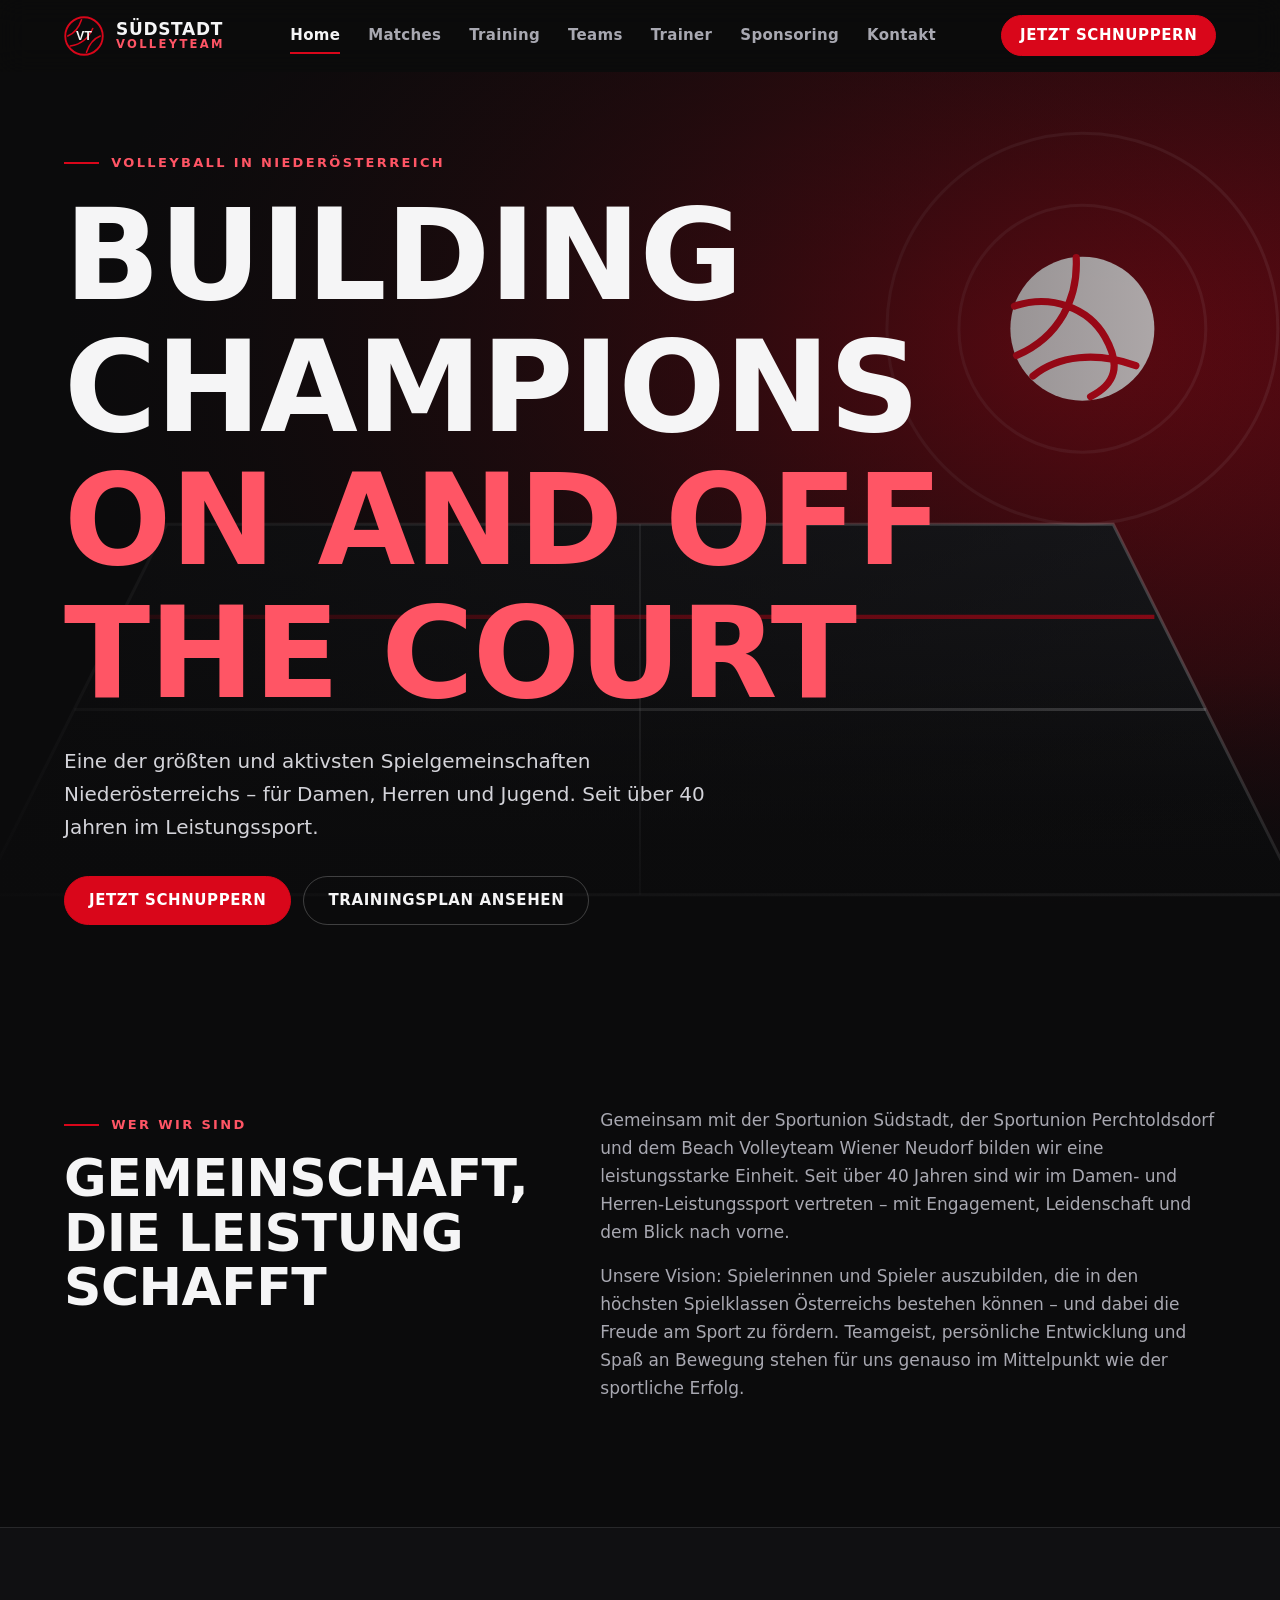
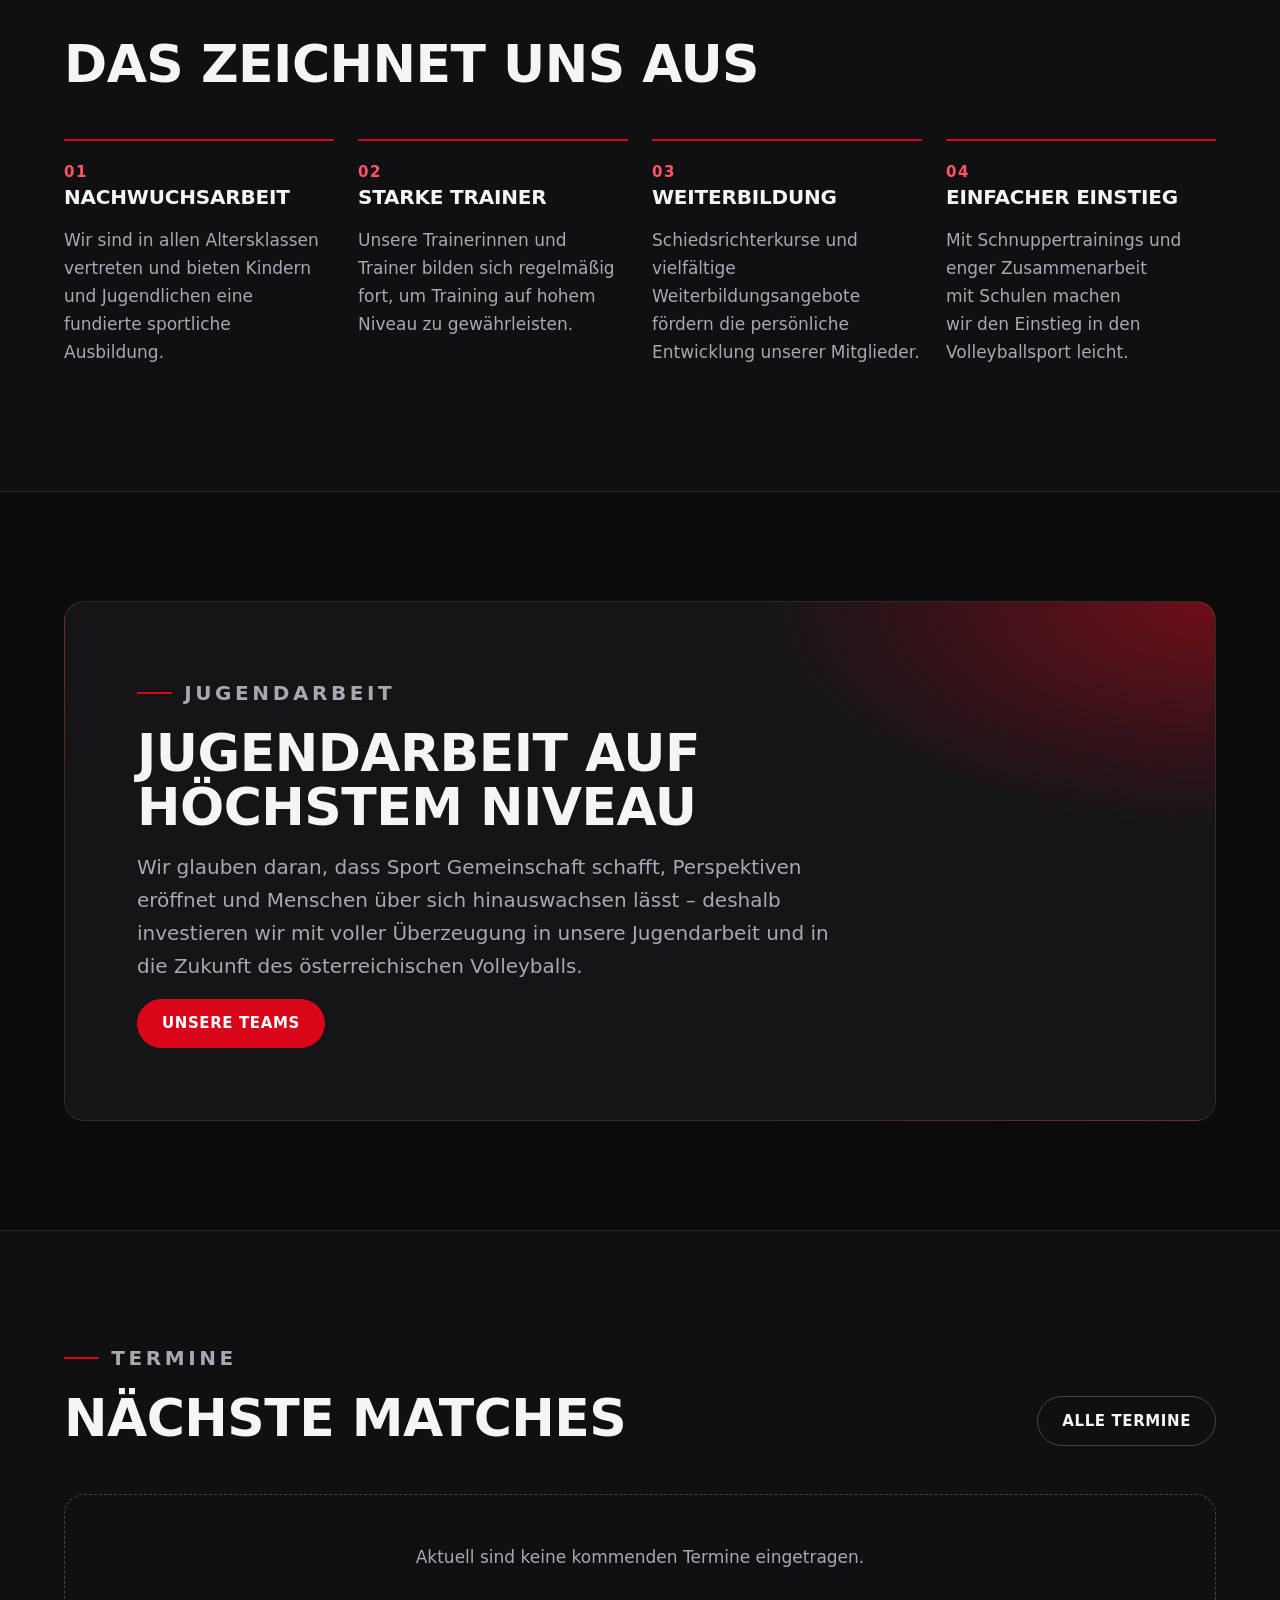
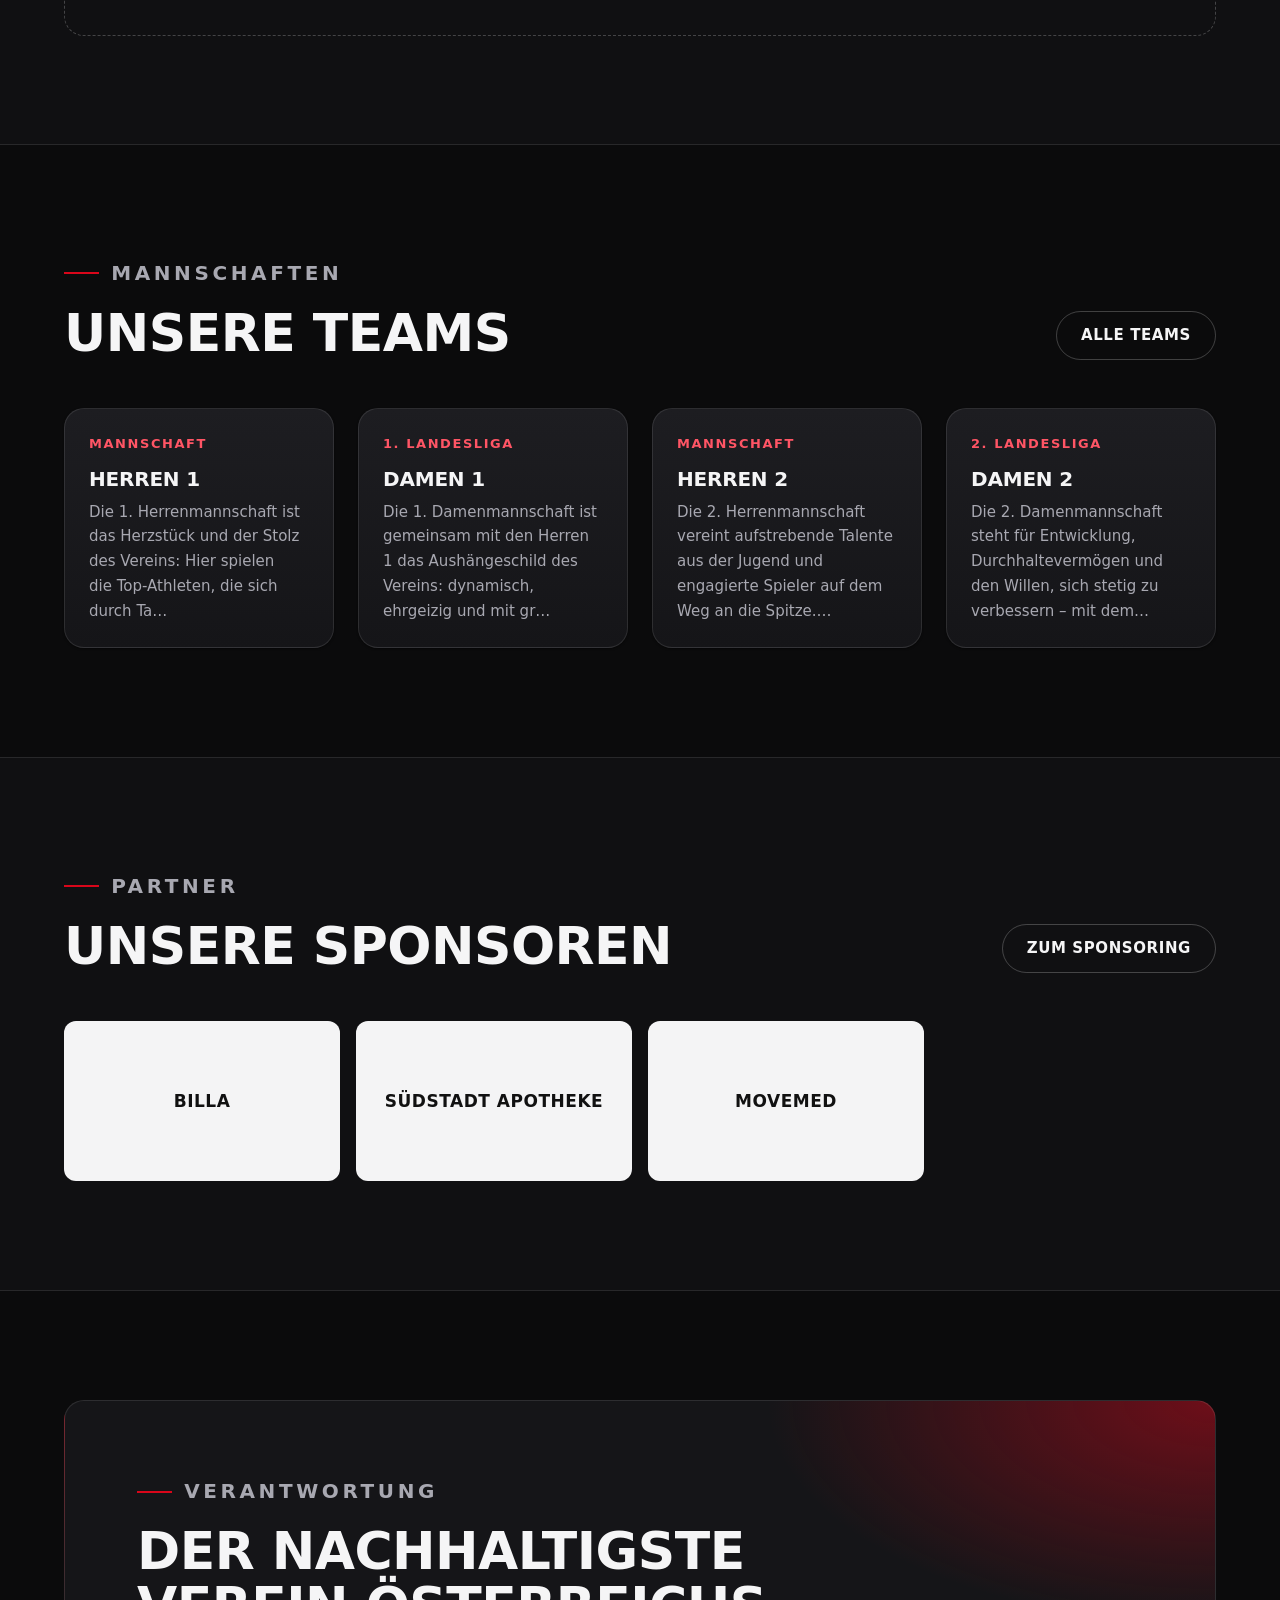
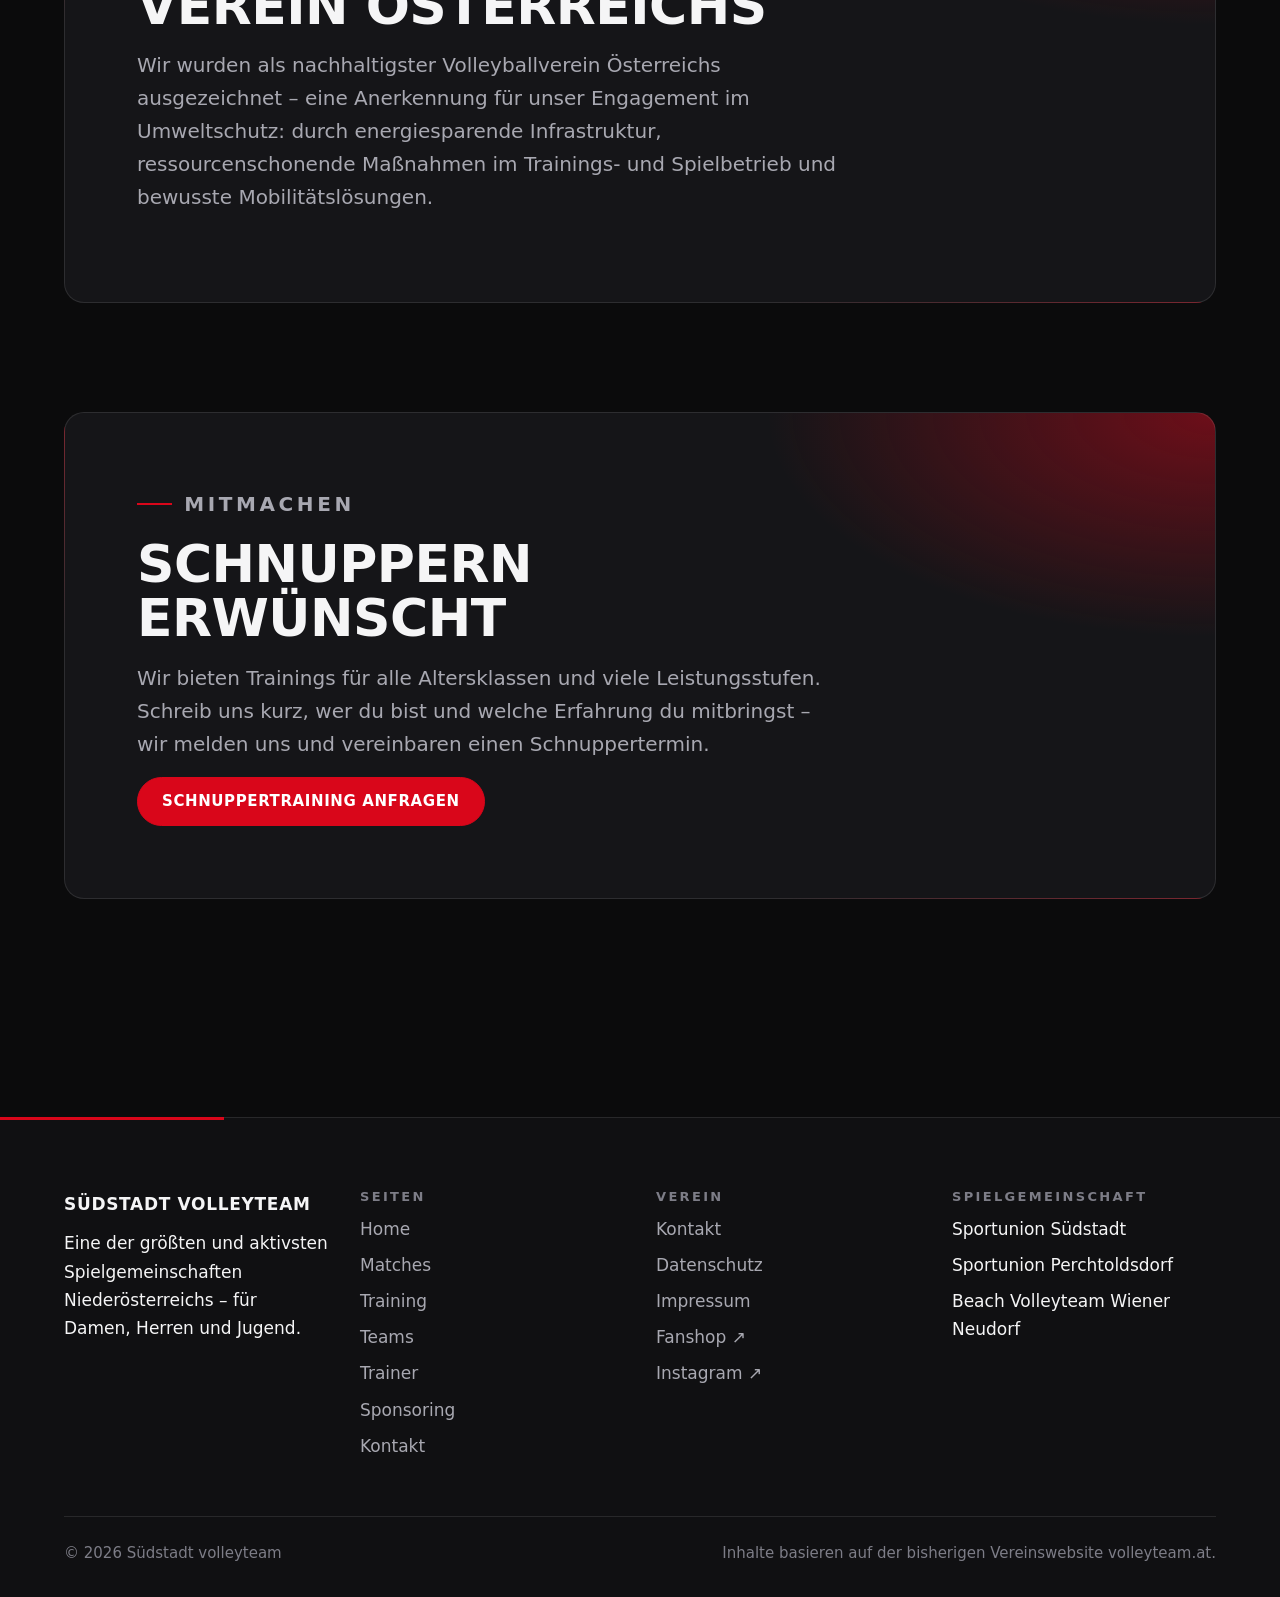
<file: index.html>
<!DOCTYPE html>
<html lang="de-AT">
<head>
  <meta charset="utf-8">
  <meta name="viewport" content="width=device-width, initial-scale=1">
  <title>Südstadt volleyteam</title>
  <meta name="description" content="Das Südstadt volleyteam – Volleyball für Damen, Herren und Jugend.">
  <meta name="theme-color" content="#0b0b0c">
  <meta name="color-scheme" content="dark">
  <link rel="icon" href="assets/icons/favicon.svg" type="image/svg+xml">
  <link rel="stylesheet" href="css/variables.css">
  <link rel="stylesheet" href="css/base.css">
  <link rel="stylesheet" href="css/layout.css">
  <link rel="stylesheet" href="css/components.css">
  <link rel="stylesheet" href="css/pages.css">
  <script>document.documentElement.classList.add('js');</script>
  <script type="module" src="js/app.js"></script>
</head>
<body data-page="home">
  <header id="site-header"></header>
  <main id="main" tabindex="-1">
    <noscript><div class="container"><div class="notice notice--error"><p>Für diese Seite wird JavaScript benötigt, da die Inhalte aus Konfigurationsdateien geladen werden.</p></div></div></noscript>
    <section class="hero">
      <div class="hero__media" id="hero-media" aria-hidden="false"></div>
      <div class="container">
        <p class="eyebrow" data-hero style="--hi:0" data-bind="page.hero.eyebrow"></p>
        <h1 data-hero style="--hi:1"><span data-bind="page.hero.titleLine1"></span> <span class="accent" data-bind="page.hero.titleLine2"></span></h1>
        <p class="lead" data-hero style="--hi:2" data-bind="page.hero.lead"></p>
        <div class="hero__actions" data-hero style="--hi:3">
          <a class="btn" id="hero-cta-1" href="contact.html"></a>
          <a class="btn btn--ghost" id="hero-cta-2" href="trainings.html"></a>
        </div>
      </div>
    </section>

    <section class="section">
      <div class="container">
        <div class="split">
          <div data-reveal>
            <p class="eyebrow" data-bind="page.about.eyebrow"></p>
            <h2 data-bind="page.about.title"></h2>
          </div>
          <div class="split__body" id="about-text" data-reveal></div>
        </div>
      </div>
    </section>

    <section class="section section--alt">
      <div class="container">
        <div class="section-heading" data-reveal><h2 data-bind="page.pillarsTitle"></h2></div>
        <div class="grid grid--4" id="pillars"></div>
      </div>
    </section>

    <section class="section">
      <div class="container">
        <div class="band" data-reveal>
          <p class="eyebrow" data-bind="page.youth.eyebrow"></p>
          <h2 data-bind="page.youth.title"></h2>
          <p data-bind="page.youth.text"></p>
          <a class="btn" id="youth-cta" href="teams.html"></a>
        </div>
      </div>
    </section>

    <section class="section section--alt">
      <div class="container">
        <div class="section-heading section-heading--row" data-reveal>
          <div>
            <p class="eyebrow" data-bind="page.matchesSection.eyebrow"></p>
            <h2 data-bind="page.matchesSection.title" style="margin:0"></h2>
          </div>
          <a class="btn btn--ghost" id="matches-link" href="#"></a>
        </div>
        <div id="home-matches"><div class="skeleton" aria-hidden="true"></div></div>
      </div>
    </section>

    <section class="section">
      <div class="container">
        <div class="section-heading section-heading--row" data-reveal>
          <div>
            <p class="eyebrow" data-bind="page.teamsSection.eyebrow"></p>
            <h2 data-bind="page.teamsSection.title" style="margin:0"></h2>
          </div>
          <a class="btn btn--ghost" id="teams-link" href="#"></a>
        </div>
        <div id="home-teams"><div class="skeleton" aria-hidden="true"></div></div>
      </div>
    </section>

    <section class="section section--alt">
      <div class="container">
        <div class="section-heading section-heading--row" data-reveal>
          <div>
            <p class="eyebrow" data-bind="page.sponsorsSection.eyebrow"></p>
            <h2 data-bind="page.sponsorsSection.title" style="margin:0"></h2>
          </div>
          <a class="btn btn--ghost" id="sponsors-link" href="#"></a>
        </div>
        <div id="home-sponsors"><div class="skeleton" aria-hidden="true"></div></div>
      </div>
    </section>

    <section class="section">
      <div class="container">
        <div class="band" data-reveal>
          <p class="eyebrow" data-bind="page.sustainability.eyebrow"></p>
          <h2 data-bind="page.sustainability.title"></h2>
          <p data-bind="page.sustainability.text"></p>
        </div>
      </div>
    </section>

    <section class="section" style="padding-top:0">
      <div class="container">
        <div class="band" data-reveal>
          <p class="eyebrow" data-bind="page.join.eyebrow"></p>
          <h2 data-bind="page.join.title"></h2>
          <p data-bind="page.join.text"></p>
          <a class="btn" id="join-cta" href="contact.html"></a>
        </div>
      </div>
    </section>
  </main>
  <footer id="site-footer"></footer>
</body>
</html>
</file>
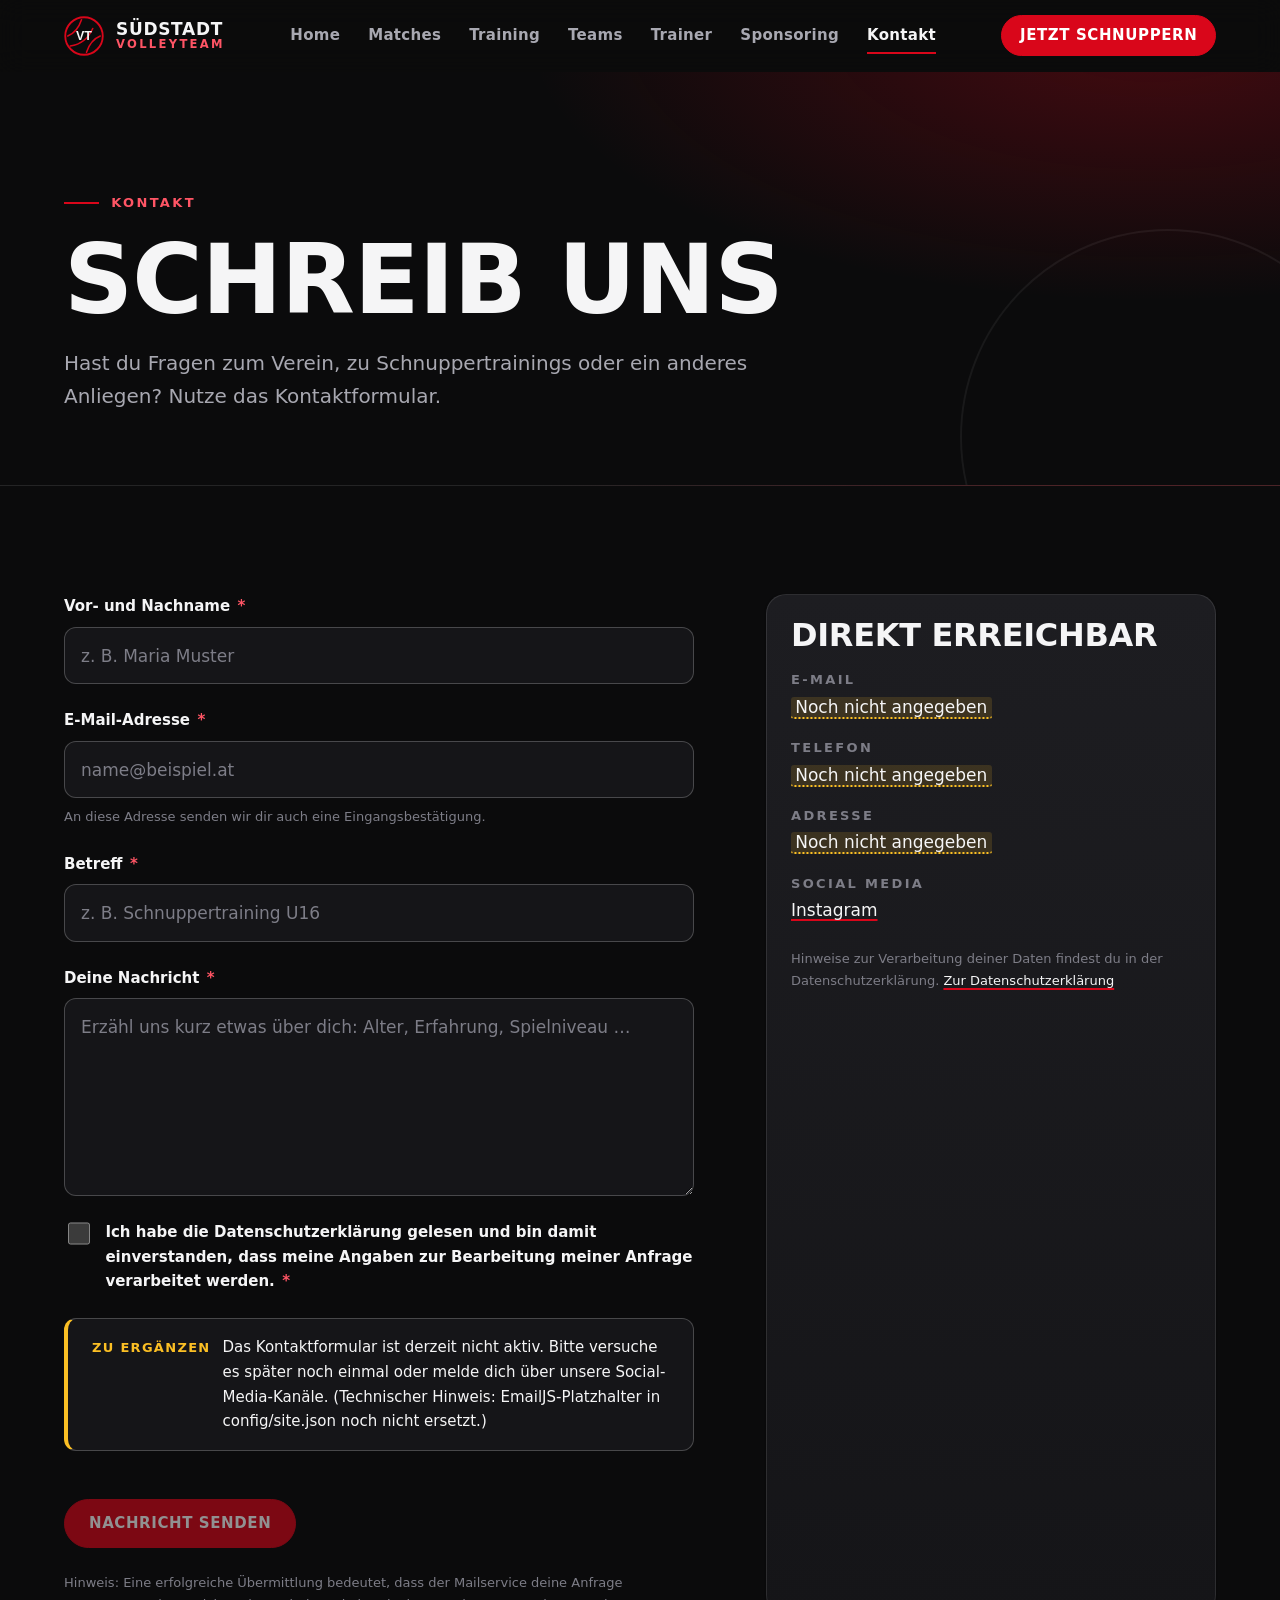
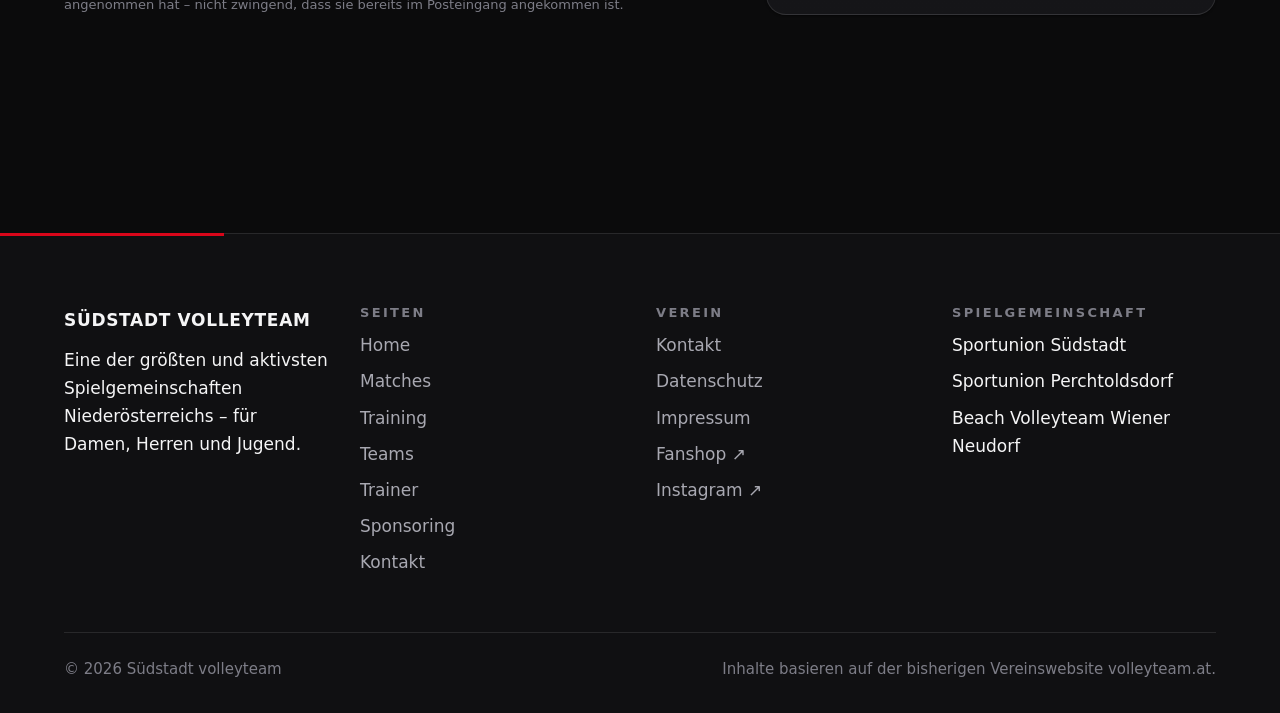
<file: contact.html>
<!DOCTYPE html>
<html lang="de-AT">
<head>
  <meta charset="utf-8">
  <meta name="viewport" content="width=device-width, initial-scale=1">
  <title>Kontakt – Südstadt volleyteam</title>
  <meta name="description" content="Kontakt zum Südstadt volleyteam.">
  <meta name="theme-color" content="#0b0b0c">
  <meta name="color-scheme" content="dark">
  <link rel="icon" href="assets/icons/favicon.svg" type="image/svg+xml">
  <link rel="stylesheet" href="css/variables.css">
  <link rel="stylesheet" href="css/base.css">
  <link rel="stylesheet" href="css/layout.css">
  <link rel="stylesheet" href="css/components.css">
  <link rel="stylesheet" href="css/pages.css">
  <script>document.documentElement.classList.add('js');</script>
  <script type="module" src="js/app.js"></script>
</head>
<body data-page="contact">
  <header id="site-header"></header>
  <main id="main" tabindex="-1">
    <noscript><div class="container"><div class="notice notice--error"><p>Für diese Seite wird JavaScript benötigt, da die Inhalte aus Konfigurationsdateien geladen werden.</p></div></div></noscript>
    <section class="page-header">
      <div class="container">
        <p class="eyebrow" data-bind="page.eyebrow"></p>
        <h1 data-bind="page.heading"></h1>
        <p class="lead" data-bind="page.intro"></p>
      </div>
    </section>

    <section class="section">
      <div class="container">
        <div class="contact-layout">
          <div id="contact-form-host"><div class="skeleton" aria-hidden="true"></div></div>
          <aside class="contact-aside card card--flat" id="contact-aside" aria-label="Kontaktdaten"></aside>
        </div>
      </div>
    </section>
  </main>
  <footer id="site-footer"></footer>
</body>
</html>
</file>
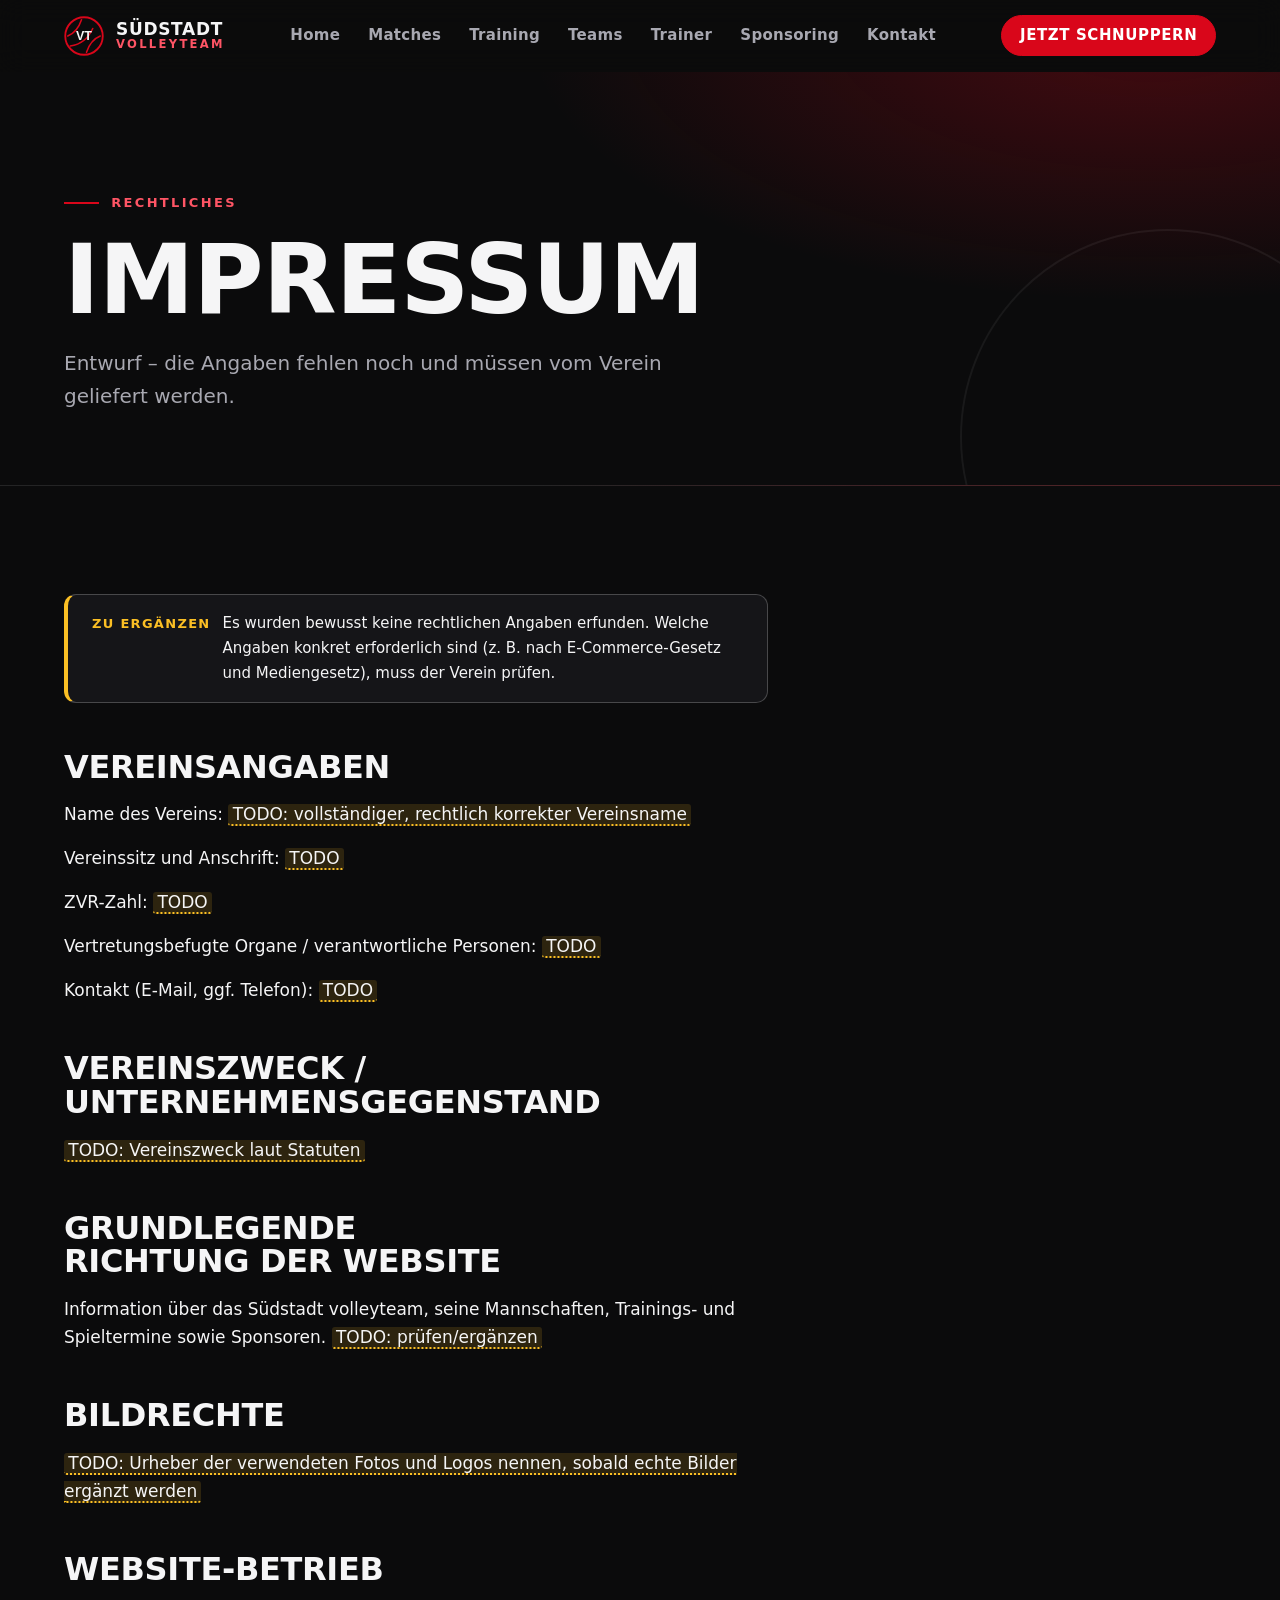
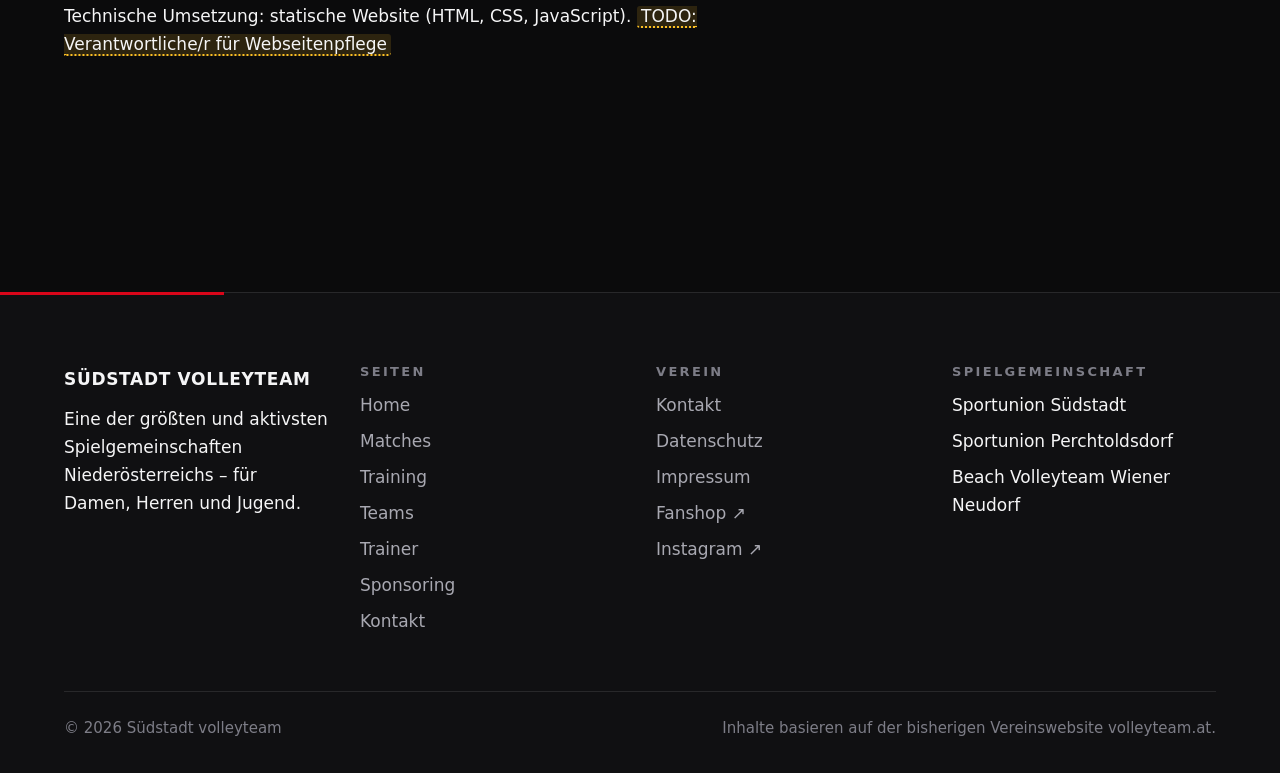
<file: imprint.html>
<!DOCTYPE html>
<html lang="de-AT">
<head>
  <meta charset="utf-8">
  <meta name="viewport" content="width=device-width, initial-scale=1">
  <title>Impressum – Südstadt volleyteam</title>
  <meta name="description" content="Rechtliche Informationen.">
  <meta name="theme-color" content="#0b0b0c">
  <meta name="color-scheme" content="dark">
  <link rel="icon" href="assets/icons/favicon.svg" type="image/svg+xml">
  <link rel="stylesheet" href="css/variables.css">
  <link rel="stylesheet" href="css/base.css">
  <link rel="stylesheet" href="css/layout.css">
  <link rel="stylesheet" href="css/components.css">
  <link rel="stylesheet" href="css/pages.css">
  <script>document.documentElement.classList.add('js');</script>
  <script type="module" src="js/app.js"></script>
</head>
<body data-page="imprint">
  <header id="site-header"></header>
  <main id="main" tabindex="-1">
    <noscript><div class="container"><div class="notice notice--error"><p>Für diese Seite wird JavaScript benötigt, da die Inhalte aus Konfigurationsdateien geladen werden.</p></div></div></noscript>
    <section class="page-header">
      <div class="container">
        <p class="eyebrow" data-bind="page.eyebrow"></p>
        <h1 data-bind="page.heading"></h1>
        <p class="lead" data-bind="page.intro"></p>
      </div>
    </section>

    <section class="section">
      <div class="container">
        <div class="prose" id="legal-content"></div>
      </div>
    </section>
  </main>
  <footer id="site-footer"></footer>
</body>
</html>
</file>
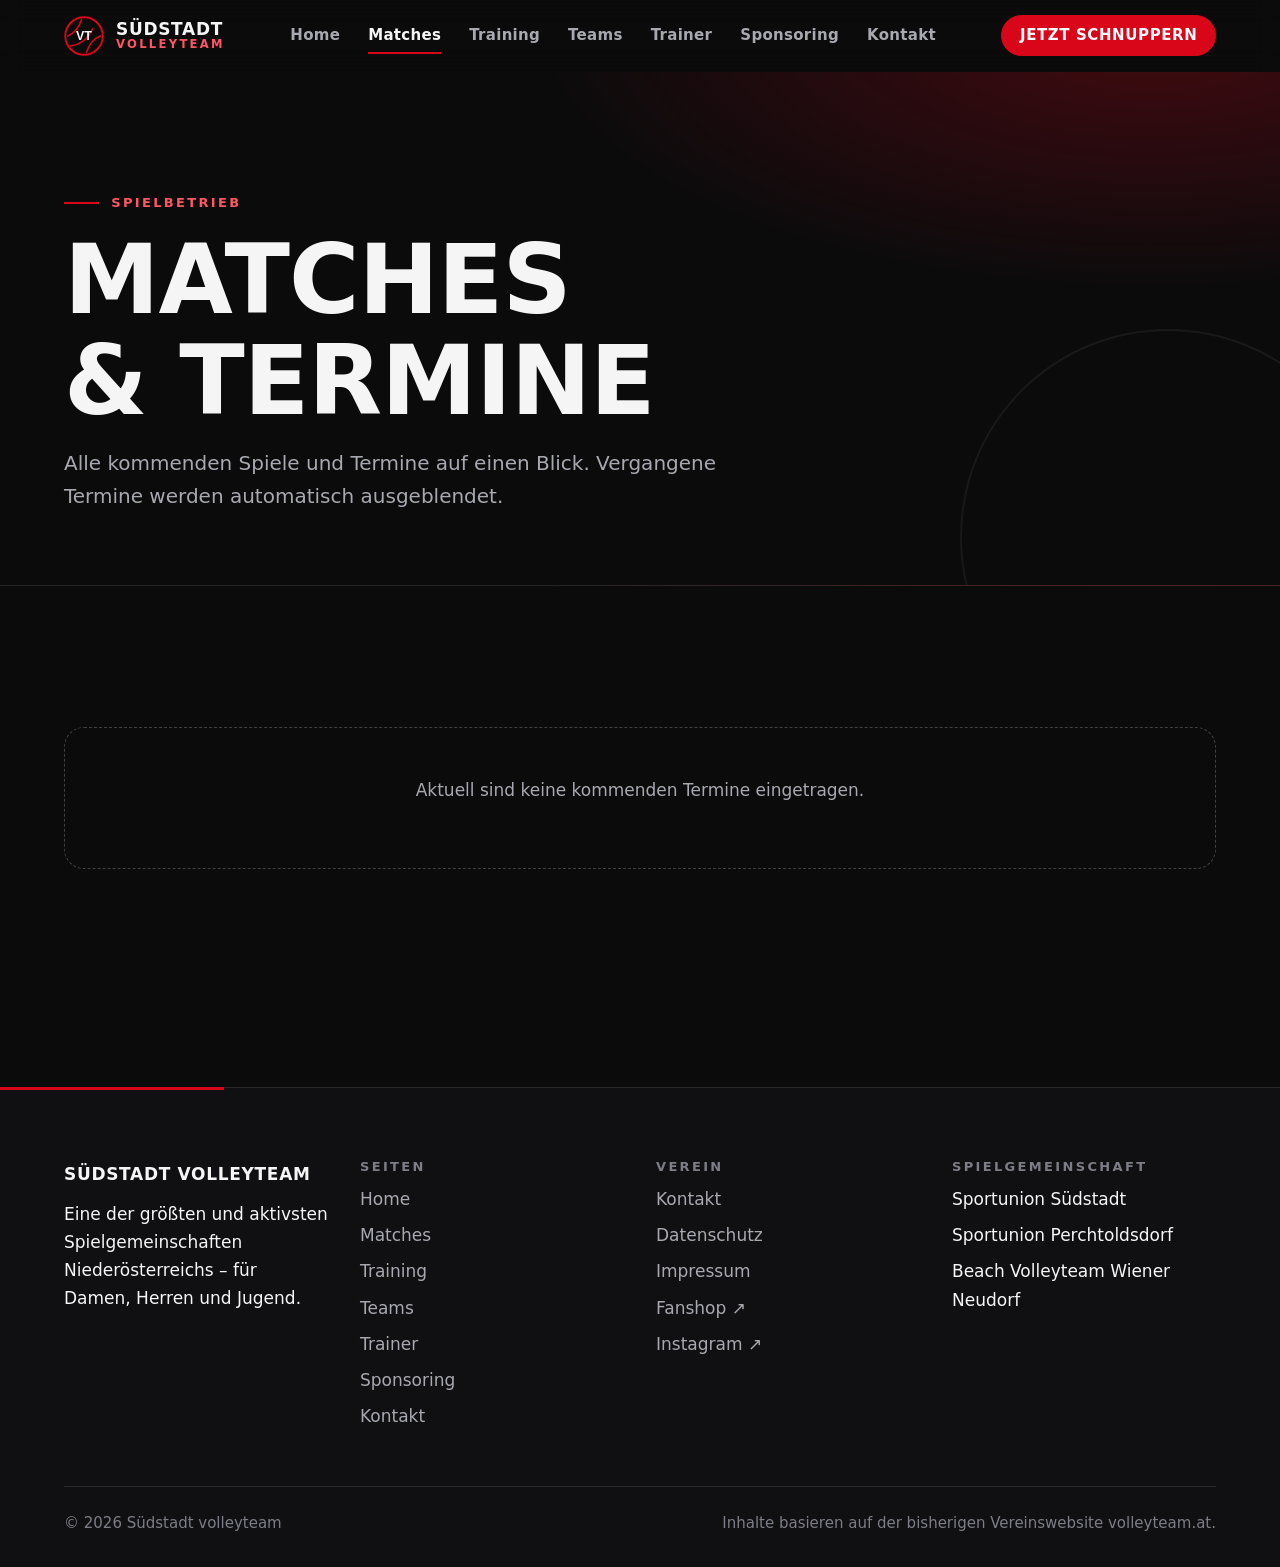
<file: matches.html>
<!DOCTYPE html>
<html lang="de-AT">
<head>
  <meta charset="utf-8">
  <meta name="viewport" content="width=device-width, initial-scale=1">
  <title>Matches & Termine – Südstadt volleyteam</title>
  <meta name="description" content="Die nächsten Matches und Termine des Südstadt volleyteam.">
  <meta name="theme-color" content="#0b0b0c">
  <meta name="color-scheme" content="dark">
  <link rel="icon" href="assets/icons/favicon.svg" type="image/svg+xml">
  <link rel="stylesheet" href="css/variables.css">
  <link rel="stylesheet" href="css/base.css">
  <link rel="stylesheet" href="css/layout.css">
  <link rel="stylesheet" href="css/components.css">
  <link rel="stylesheet" href="css/pages.css">
  <script>document.documentElement.classList.add('js');</script>
  <script type="module" src="js/app.js"></script>
</head>
<body data-page="matches">
  <header id="site-header"></header>
  <main id="main" tabindex="-1">
    <noscript><div class="container"><div class="notice notice--error"><p>Für diese Seite wird JavaScript benötigt, da die Inhalte aus Konfigurationsdateien geladen werden.</p></div></div></noscript>
    <section class="page-header">
      <div class="container">
        <p class="eyebrow" data-bind="page.eyebrow"></p>
        <h1 data-bind="page.heading"></h1>
        <p class="lead" data-bind="page.intro"></p>
      </div>
    </section>

    <section class="section">
      <div class="container">
        <div id="match-notice"></div>
        <div id="match-filters" class="filter-bar"></div>
        <div id="match-list"><div class="skeleton" aria-hidden="true"></div></div>
      </div>
    </section>
  </main>
  <footer id="site-footer"></footer>
</body>
</html>
</file>
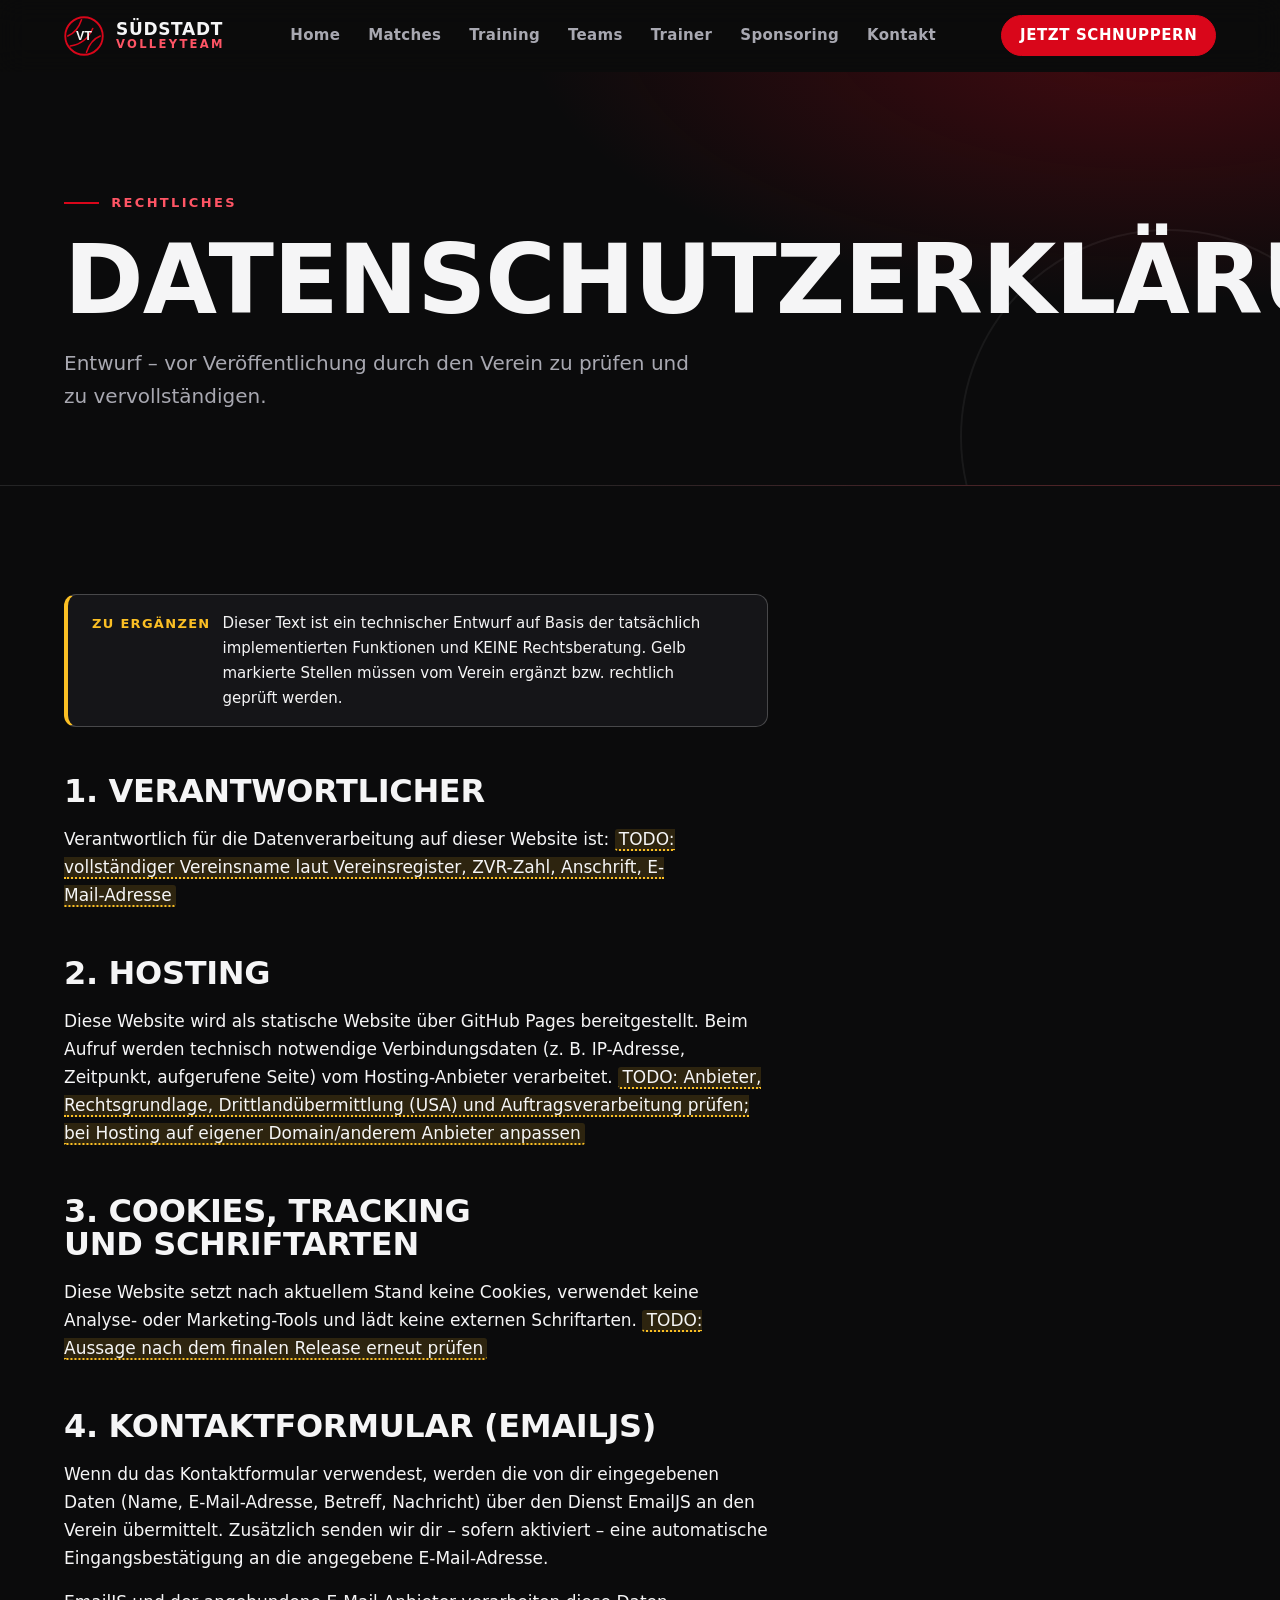
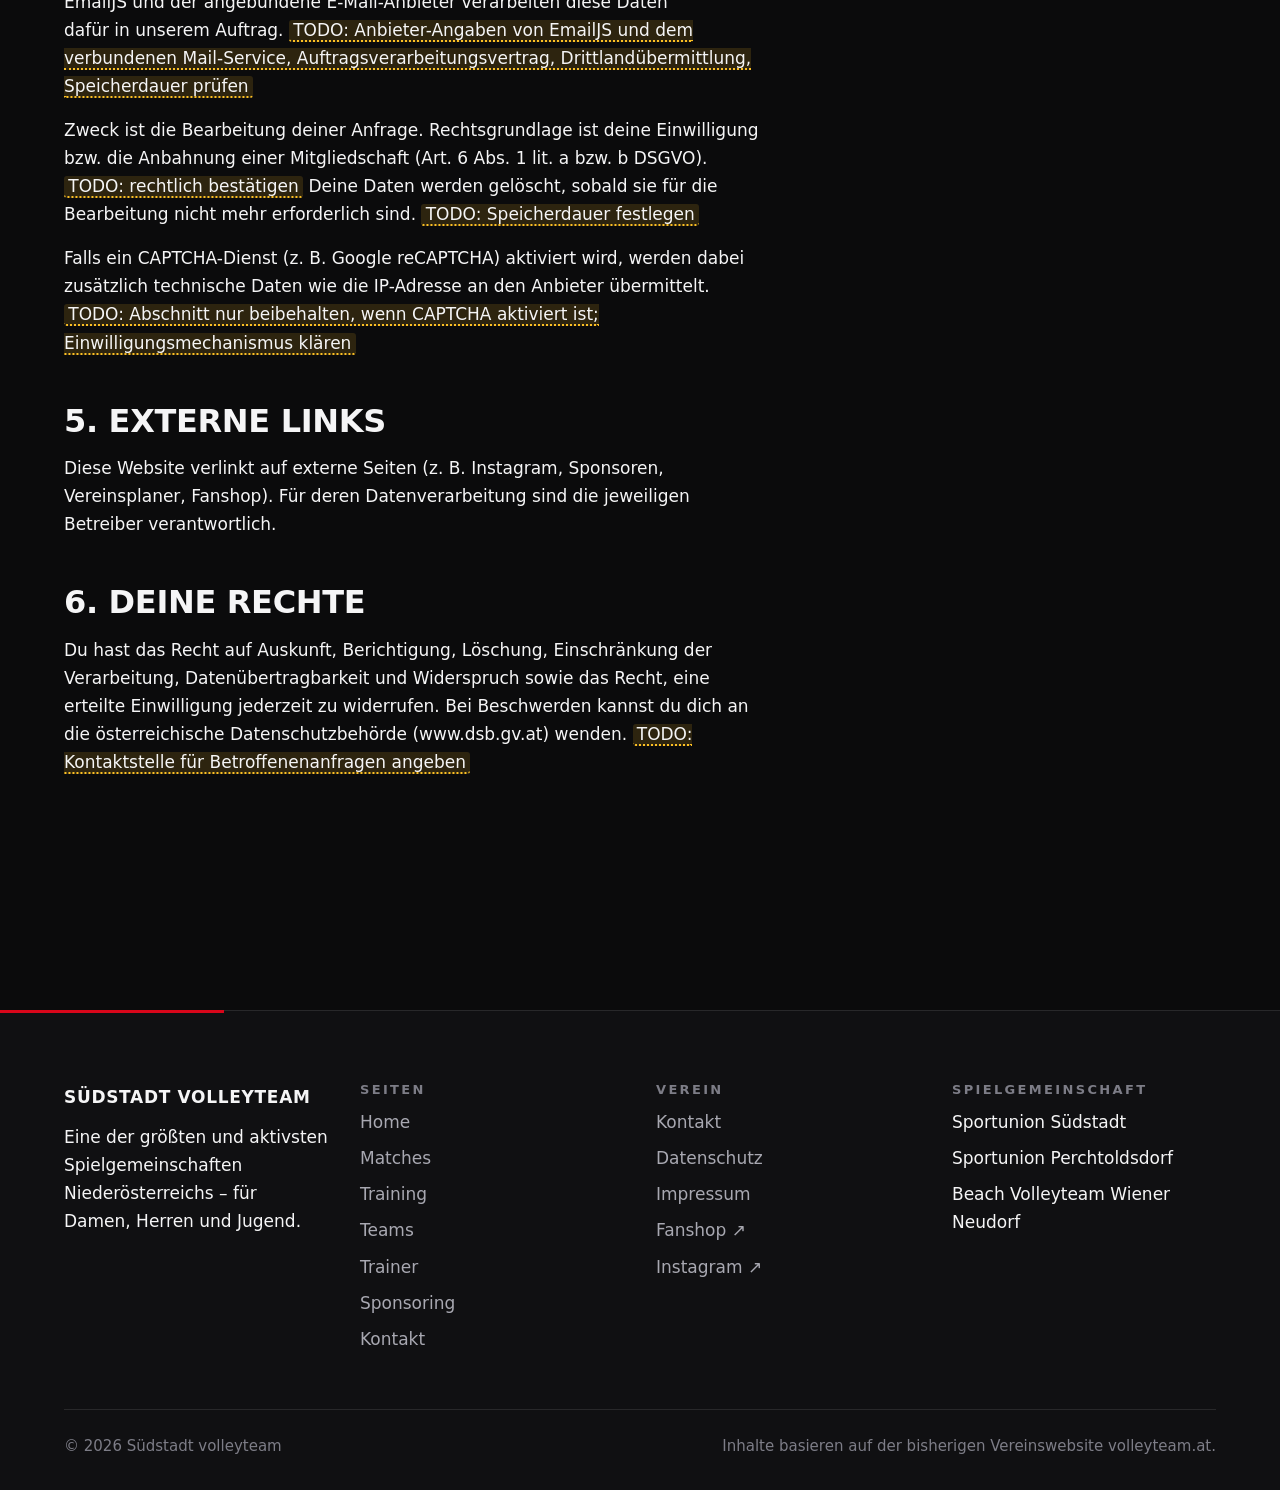
<file: privacy.html>
<!DOCTYPE html>
<html lang="de-AT">
<head>
  <meta charset="utf-8">
  <meta name="viewport" content="width=device-width, initial-scale=1">
  <title>Datenschutzerklärung – Südstadt volleyteam</title>
  <meta name="description" content="Rechtliche Informationen.">
  <meta name="theme-color" content="#0b0b0c">
  <meta name="color-scheme" content="dark">
  <link rel="icon" href="assets/icons/favicon.svg" type="image/svg+xml">
  <link rel="stylesheet" href="css/variables.css">
  <link rel="stylesheet" href="css/base.css">
  <link rel="stylesheet" href="css/layout.css">
  <link rel="stylesheet" href="css/components.css">
  <link rel="stylesheet" href="css/pages.css">
  <script>document.documentElement.classList.add('js');</script>
  <script type="module" src="js/app.js"></script>
</head>
<body data-page="privacy">
  <header id="site-header"></header>
  <main id="main" tabindex="-1">
    <noscript><div class="container"><div class="notice notice--error"><p>Für diese Seite wird JavaScript benötigt, da die Inhalte aus Konfigurationsdateien geladen werden.</p></div></div></noscript>
    <section class="page-header">
      <div class="container">
        <p class="eyebrow" data-bind="page.eyebrow"></p>
        <h1 data-bind="page.heading"></h1>
        <p class="lead" data-bind="page.intro"></p>
      </div>
    </section>

    <section class="section">
      <div class="container">
        <div class="prose" id="legal-content"></div>
      </div>
    </section>
  </main>
  <footer id="site-footer"></footer>
</body>
</html>
</file>
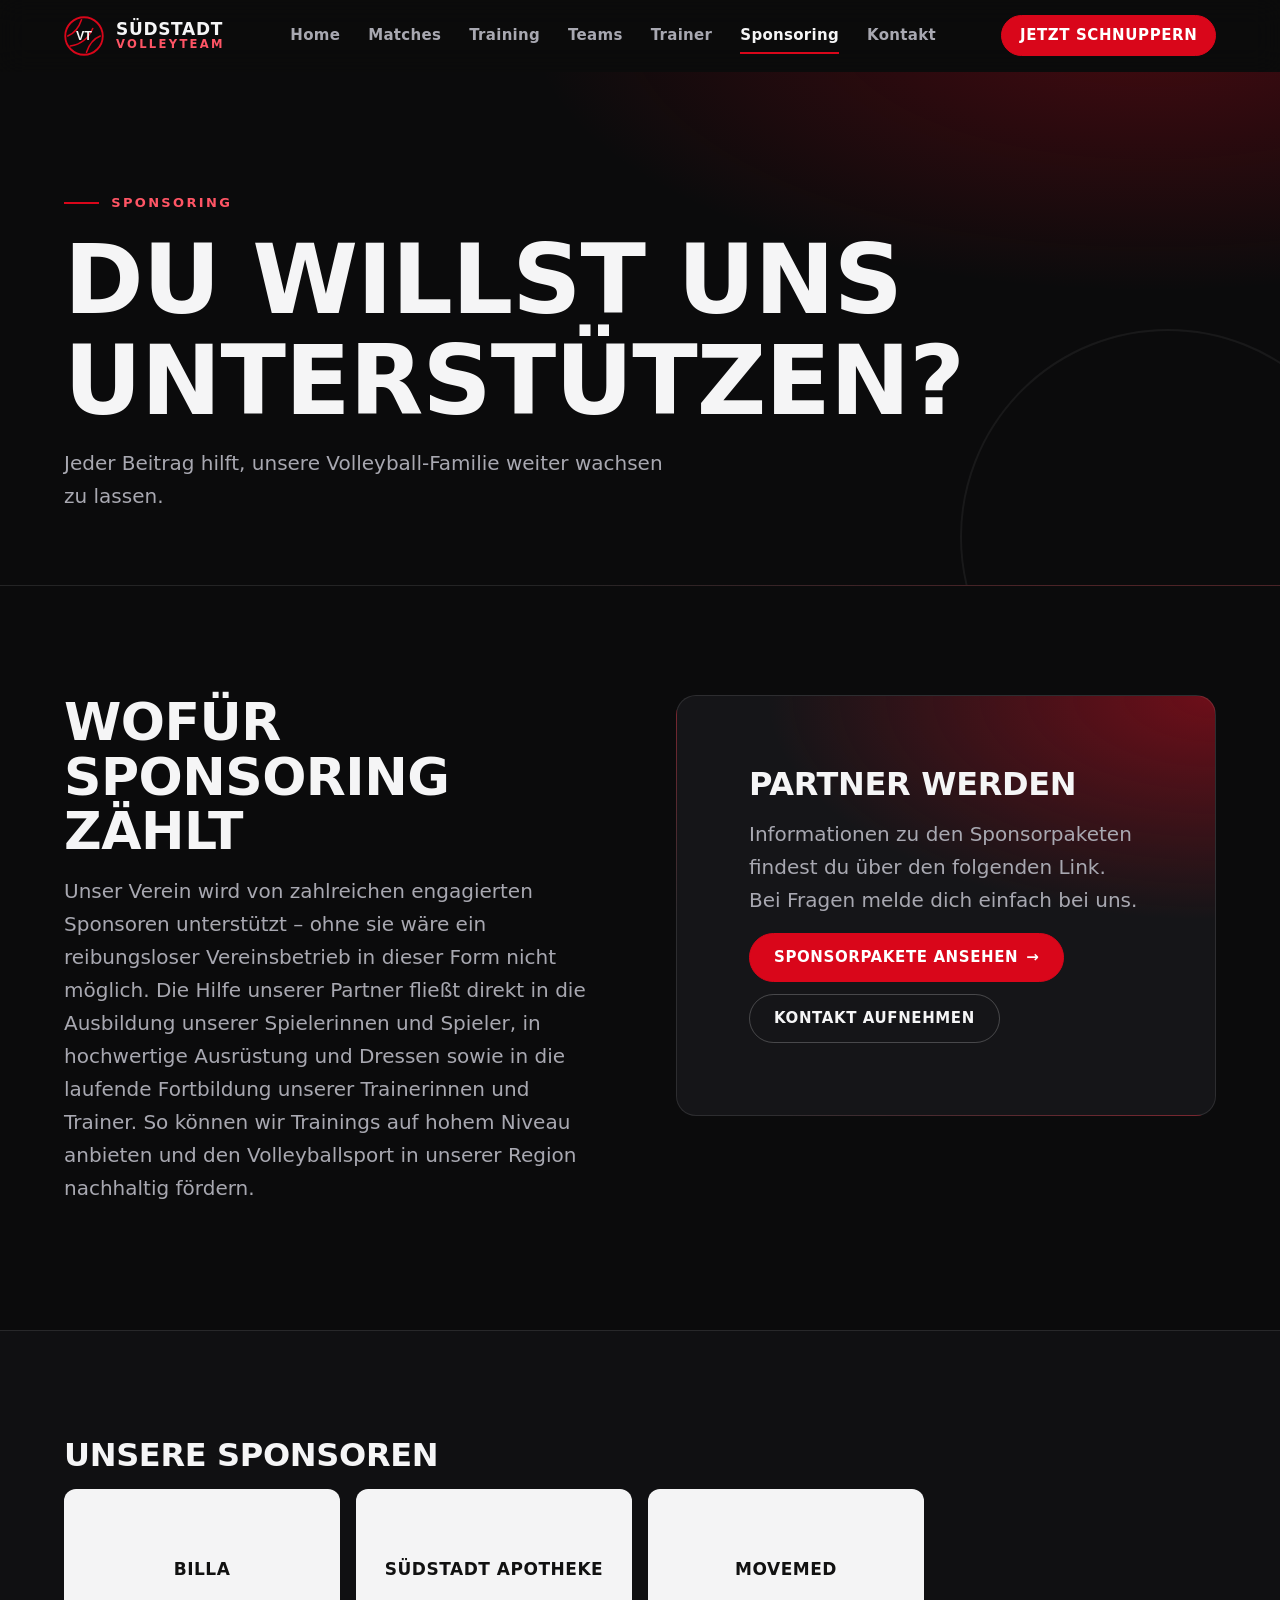
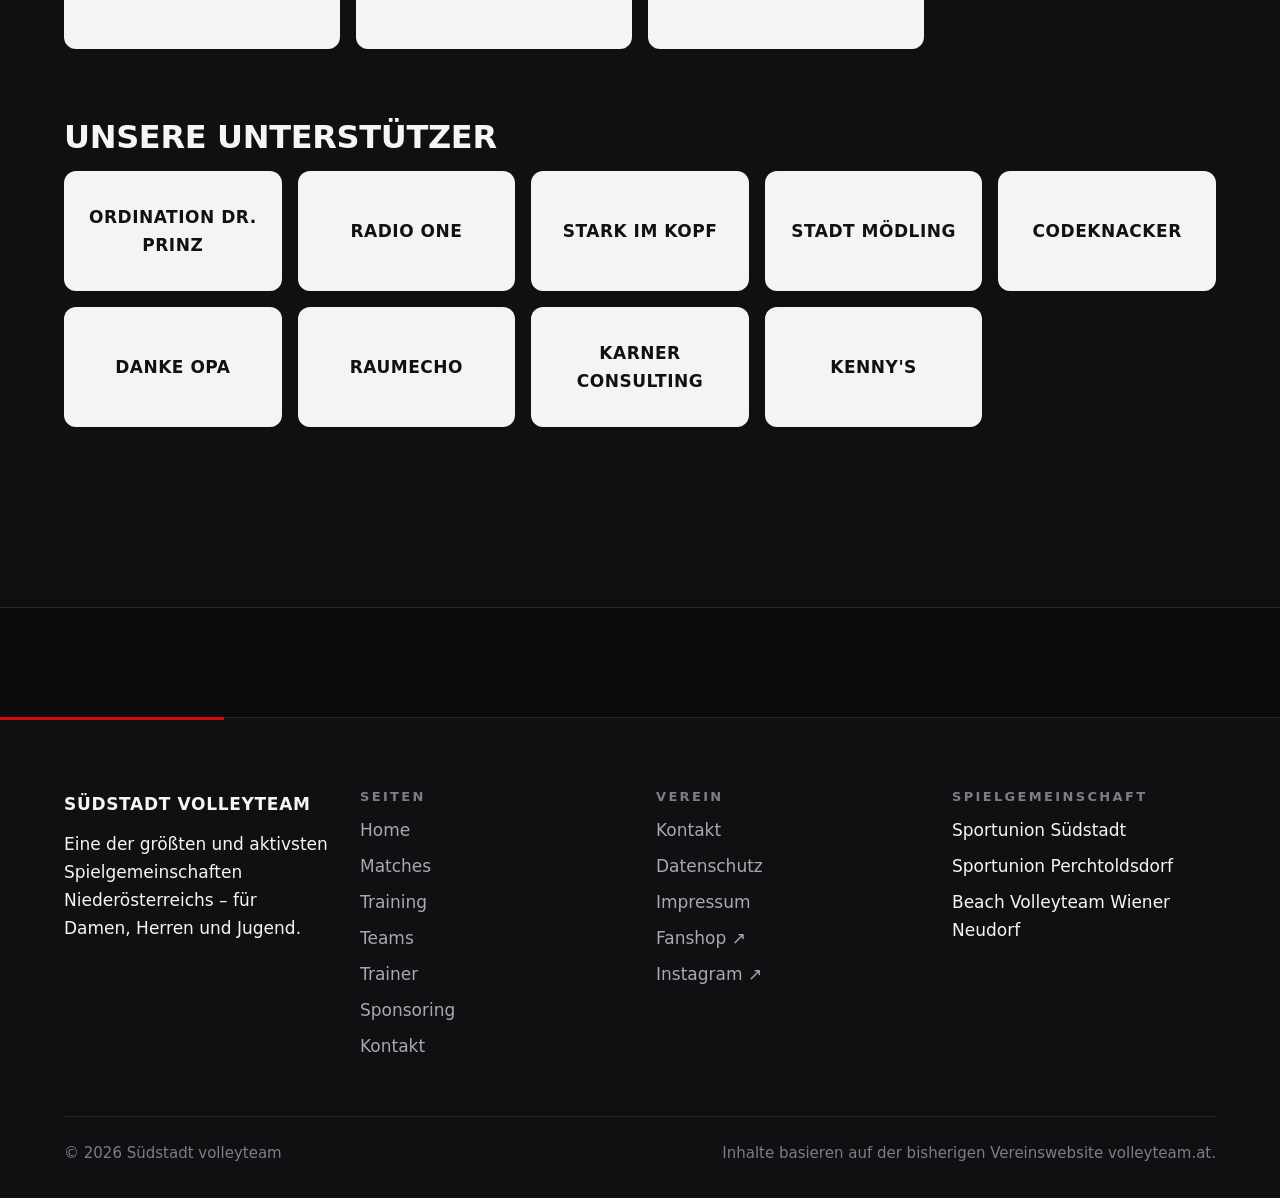
<file: sponsors.html>
<!DOCTYPE html>
<html lang="de-AT">
<head>
  <meta charset="utf-8">
  <meta name="viewport" content="width=device-width, initial-scale=1">
  <title>Sponsoring – Südstadt volleyteam</title>
  <meta name="description" content="Unsere Sponsoren und Unterstützer.">
  <meta name="theme-color" content="#0b0b0c">
  <meta name="color-scheme" content="dark">
  <link rel="icon" href="assets/icons/favicon.svg" type="image/svg+xml">
  <link rel="stylesheet" href="css/variables.css">
  <link rel="stylesheet" href="css/base.css">
  <link rel="stylesheet" href="css/layout.css">
  <link rel="stylesheet" href="css/components.css">
  <link rel="stylesheet" href="css/pages.css">
  <script>document.documentElement.classList.add('js');</script>
  <script type="module" src="js/app.js"></script>
</head>
<body data-page="sponsors">
  <header id="site-header"></header>
  <main id="main" tabindex="-1">
    <noscript><div class="container"><div class="notice notice--error"><p>Für diese Seite wird JavaScript benötigt, da die Inhalte aus Konfigurationsdateien geladen werden.</p></div></div></noscript>
    <section class="page-header">
      <div class="container">
        <p class="eyebrow" data-bind="page.eyebrow"></p>
        <h1 data-bind="page.heading"></h1>
        <p class="lead" data-bind="page.intro"></p>
      </div>
    </section>

    <section class="section">
      <div class="container">
        <div class="split split--even">
          <div data-reveal>
            <h2 data-bind="page.whyTitle"></h2>
            <p class="lead" data-bind="page.whyText"></p>
          </div>
          <div class="band" data-reveal>
            <h2 style="font-size:var(--fs-lg)" data-bind="page.ctaTitle"></h2>
            <p data-bind="page.ctaText"></p>
            <div class="cluster" id="sponsor-cta"></div>
          </div>
        </div>
      </div>
    </section>

    <section class="section section--alt">
      <div class="container">
        <div id="sponsor-tiers"><div class="skeleton" aria-hidden="true"></div></div>
      </div>
    </section>
  </main>
  <footer id="site-footer"></footer>
</body>
</html>
</file>
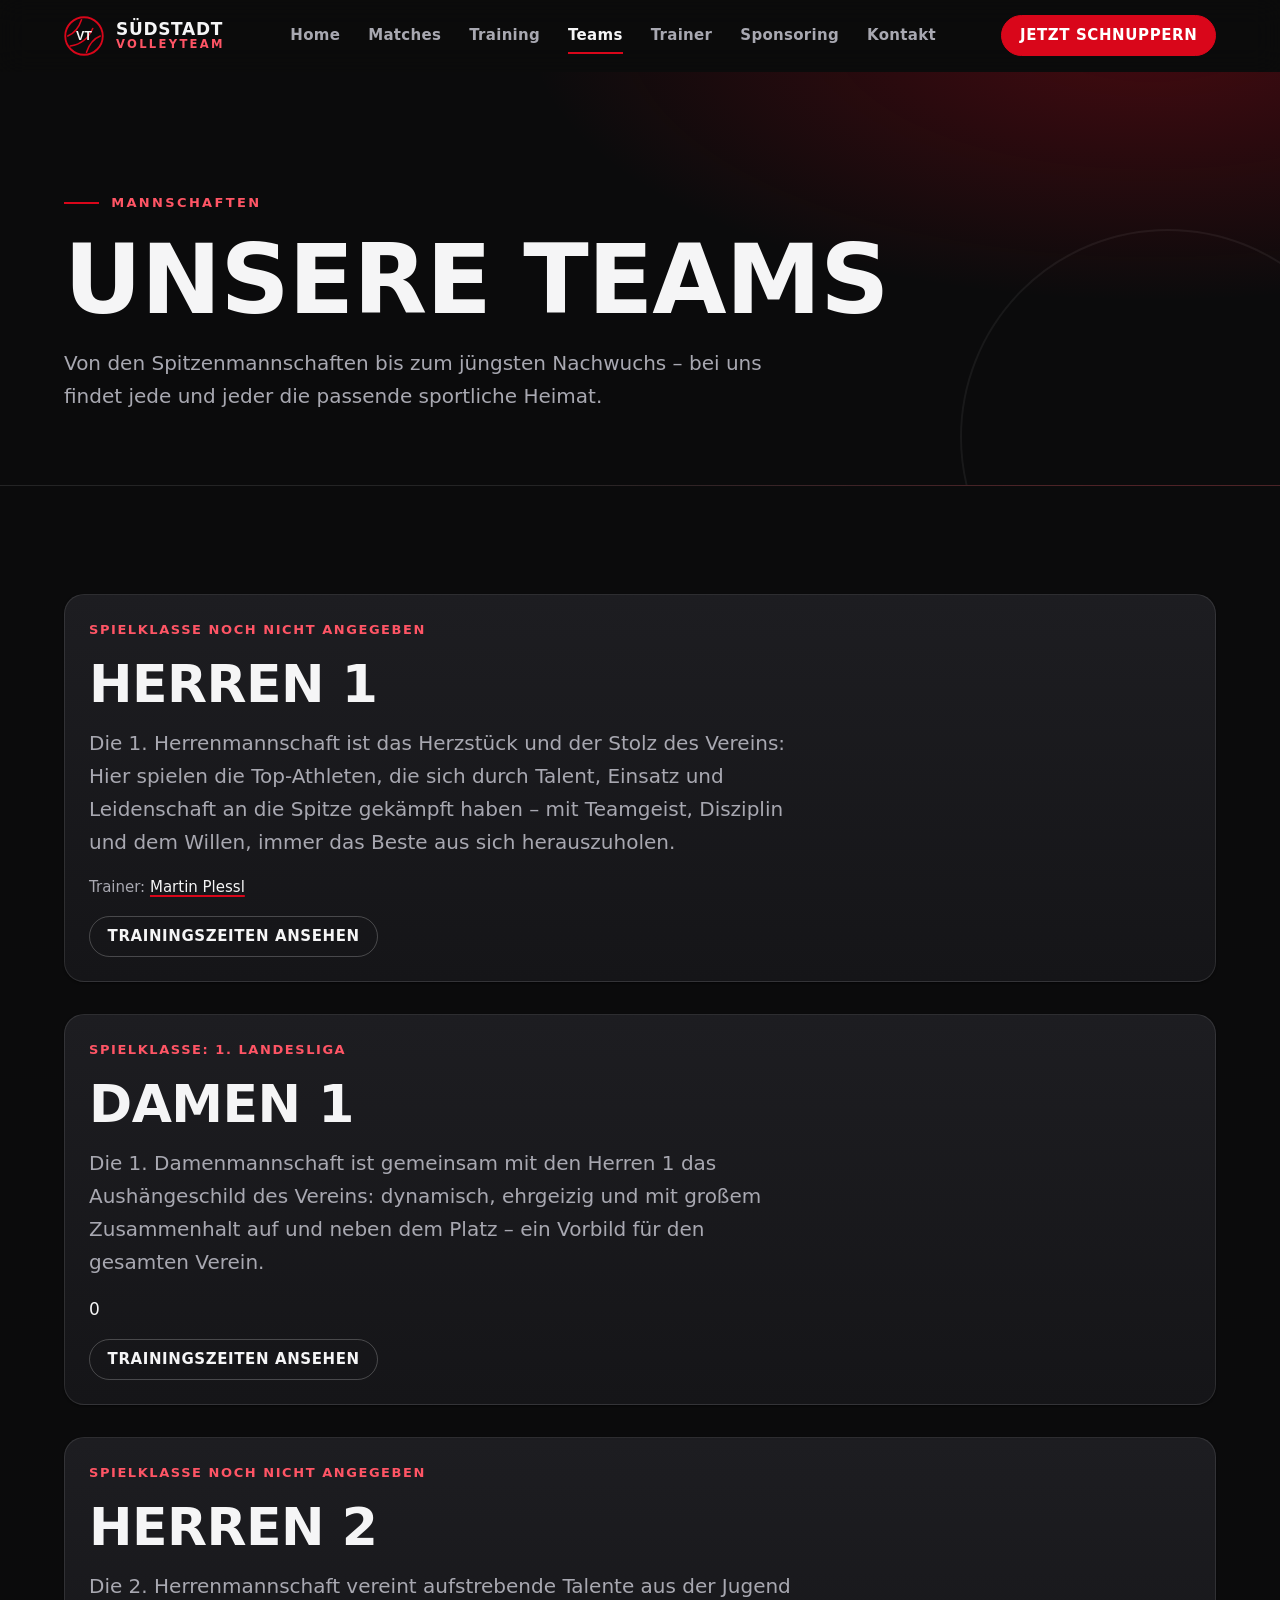
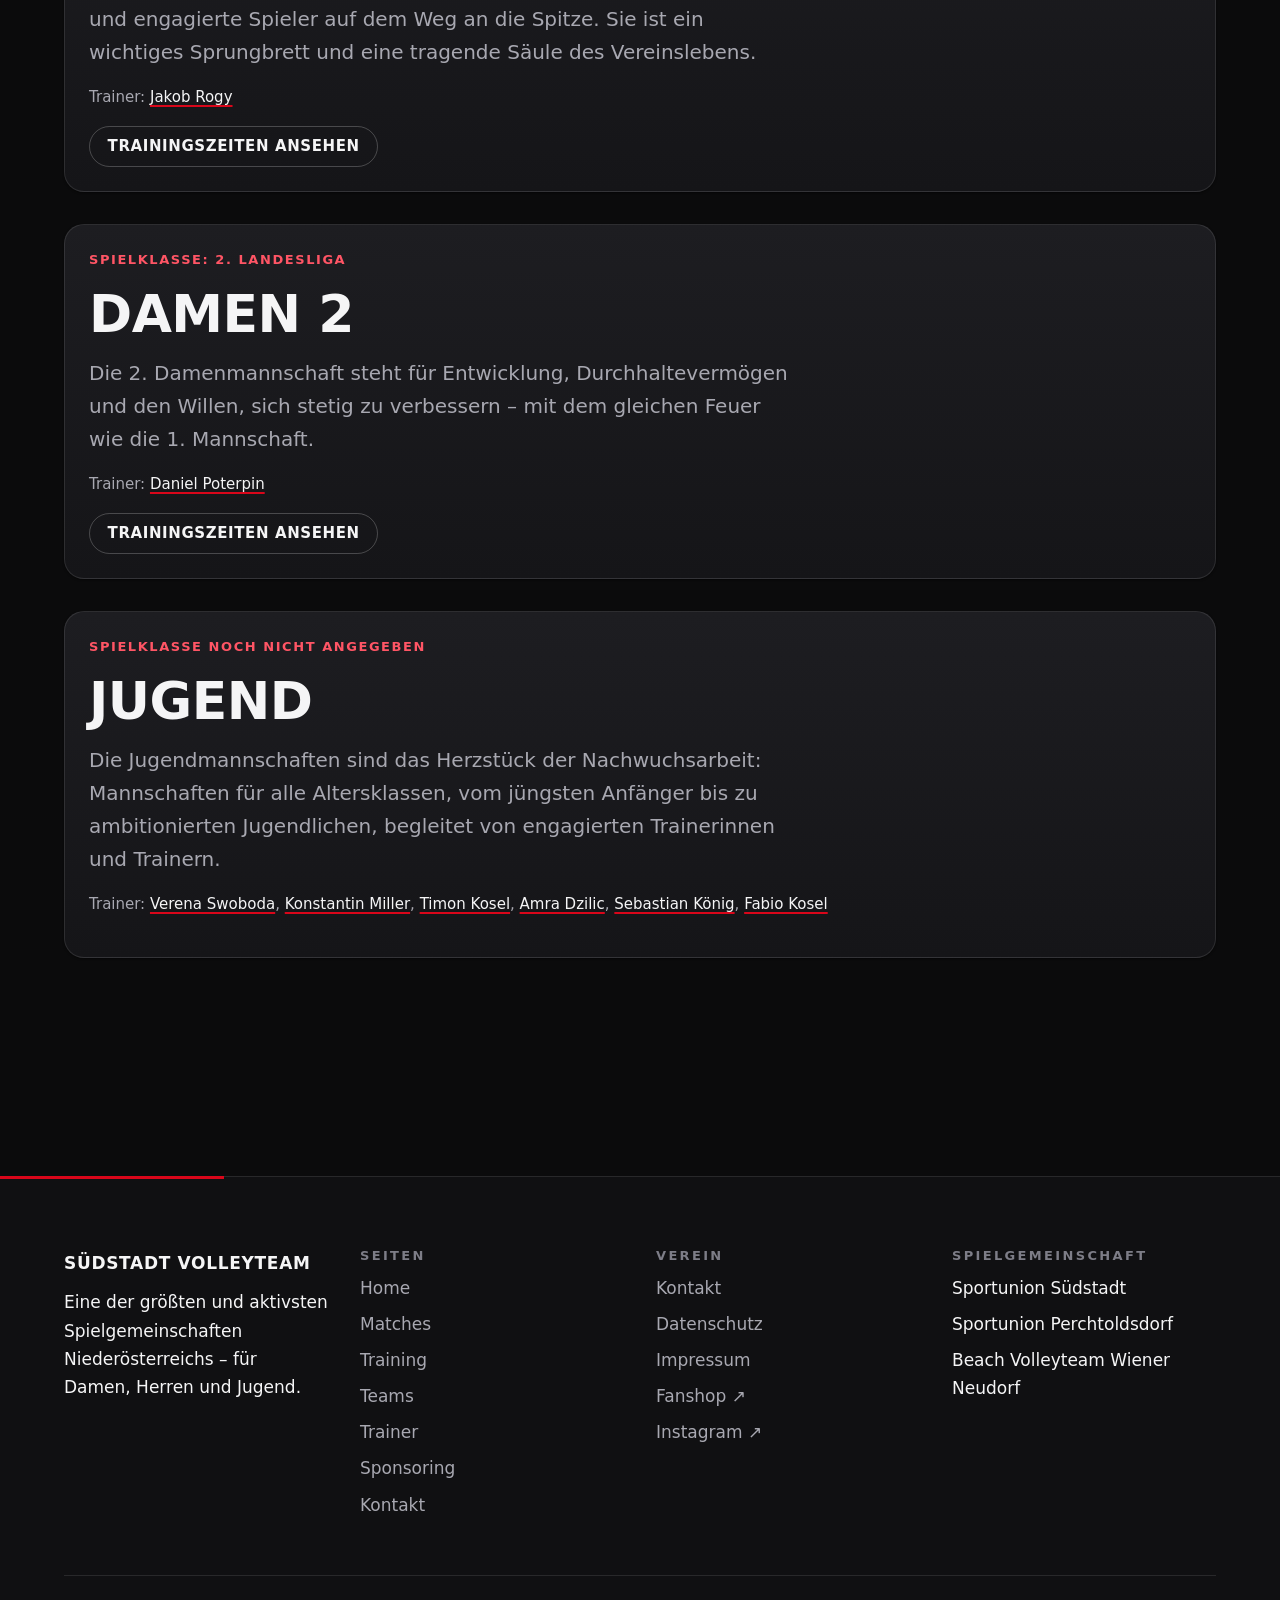
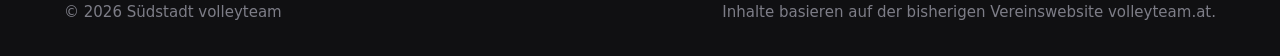
<file: teams.html>
<!DOCTYPE html>
<html lang="de-AT">
<head>
  <meta charset="utf-8">
  <meta name="viewport" content="width=device-width, initial-scale=1">
  <title>Teams – Südstadt volleyteam</title>
  <meta name="description" content="Die Mannschaften des Südstadt volleyteam.">
  <meta name="theme-color" content="#0b0b0c">
  <meta name="color-scheme" content="dark">
  <link rel="icon" href="assets/icons/favicon.svg" type="image/svg+xml">
  <link rel="stylesheet" href="css/variables.css">
  <link rel="stylesheet" href="css/base.css">
  <link rel="stylesheet" href="css/layout.css">
  <link rel="stylesheet" href="css/components.css">
  <link rel="stylesheet" href="css/pages.css">
  <script>document.documentElement.classList.add('js');</script>
  <script type="module" src="js/app.js"></script>
</head>
<body data-page="teams">
  <header id="site-header"></header>
  <main id="main" tabindex="-1">
    <noscript><div class="container"><div class="notice notice--error"><p>Für diese Seite wird JavaScript benötigt, da die Inhalte aus Konfigurationsdateien geladen werden.</p></div></div></noscript>
    <section class="page-header">
      <div class="container">
        <p class="eyebrow" data-bind="page.eyebrow"></p>
        <h1 data-bind="page.heading"></h1>
        <p class="lead" data-bind="page.intro"></p>
      </div>
    </section>

    <section class="section">
      <div class="container">
        <div id="team-list"><div class="skeleton" aria-hidden="true"></div></div>
      </div>
    </section>
  </main>
  <footer id="site-footer"></footer>
</body>
</html>
</file>
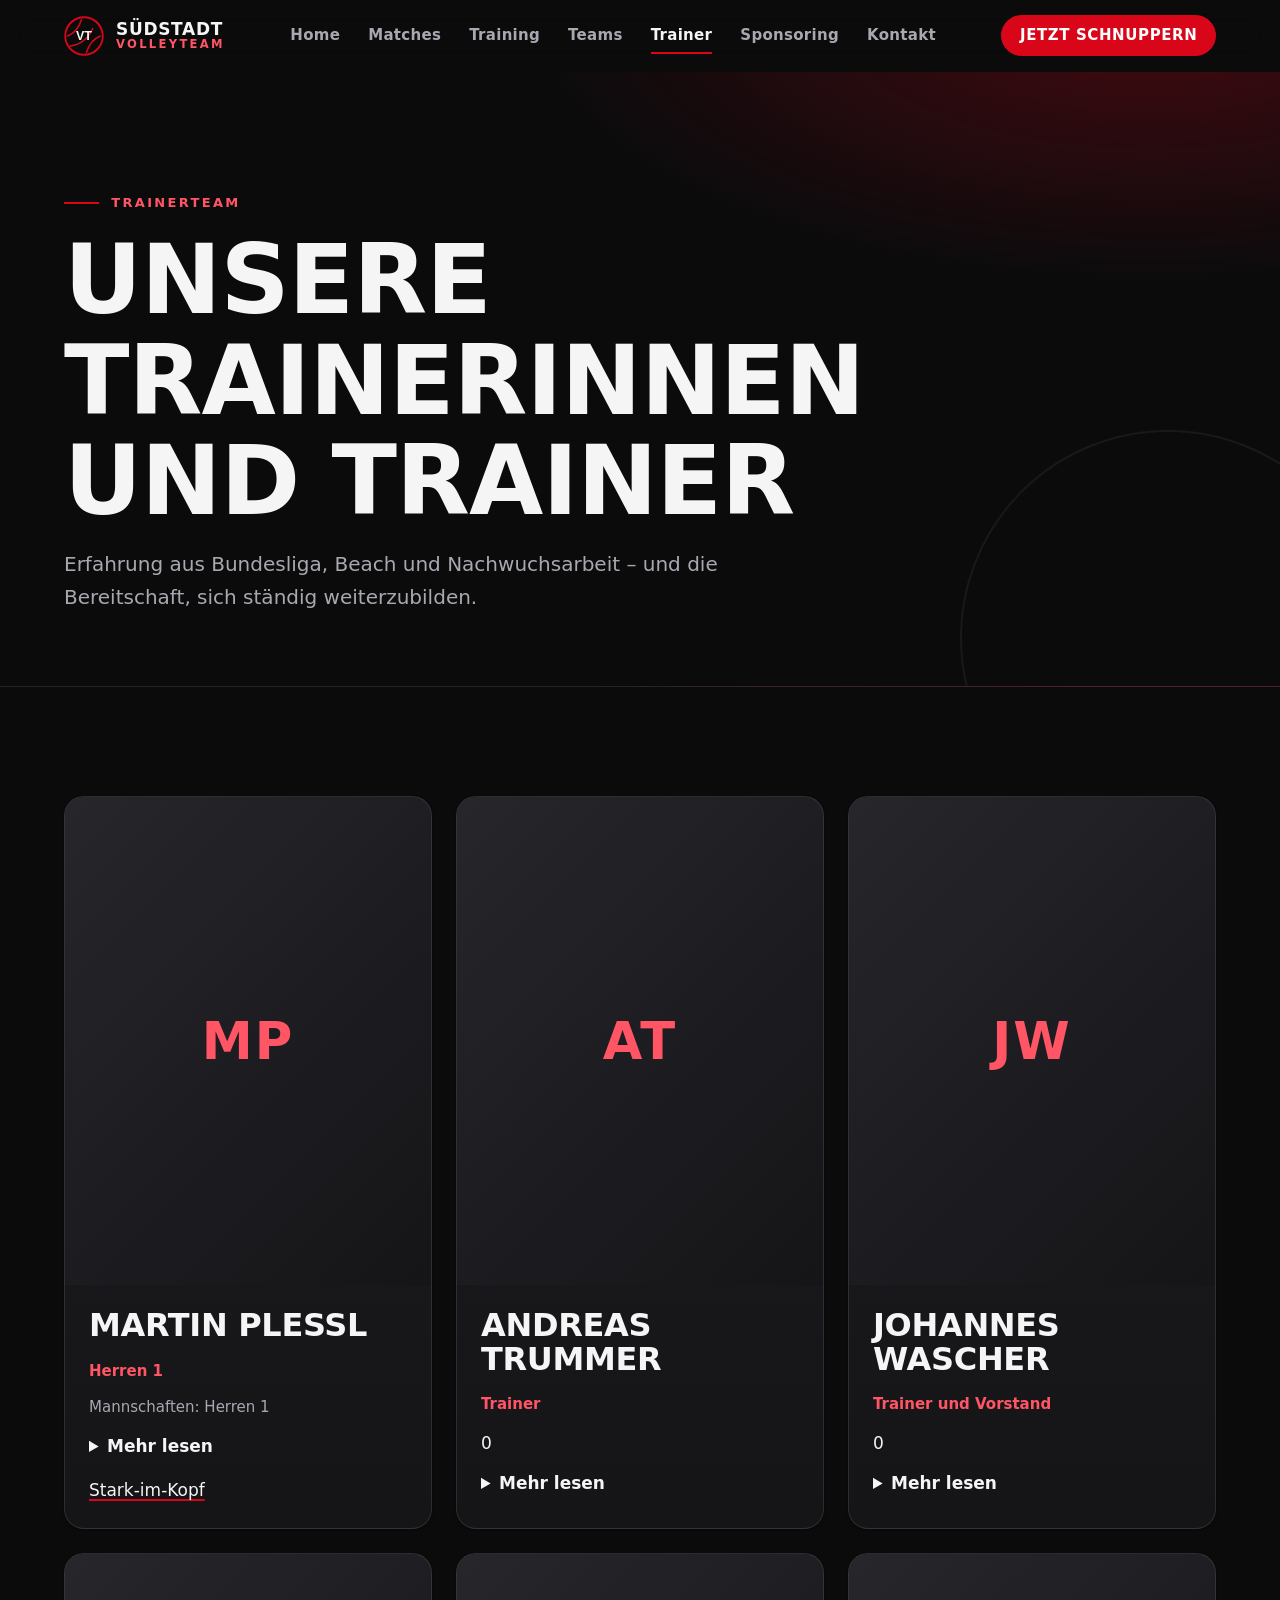
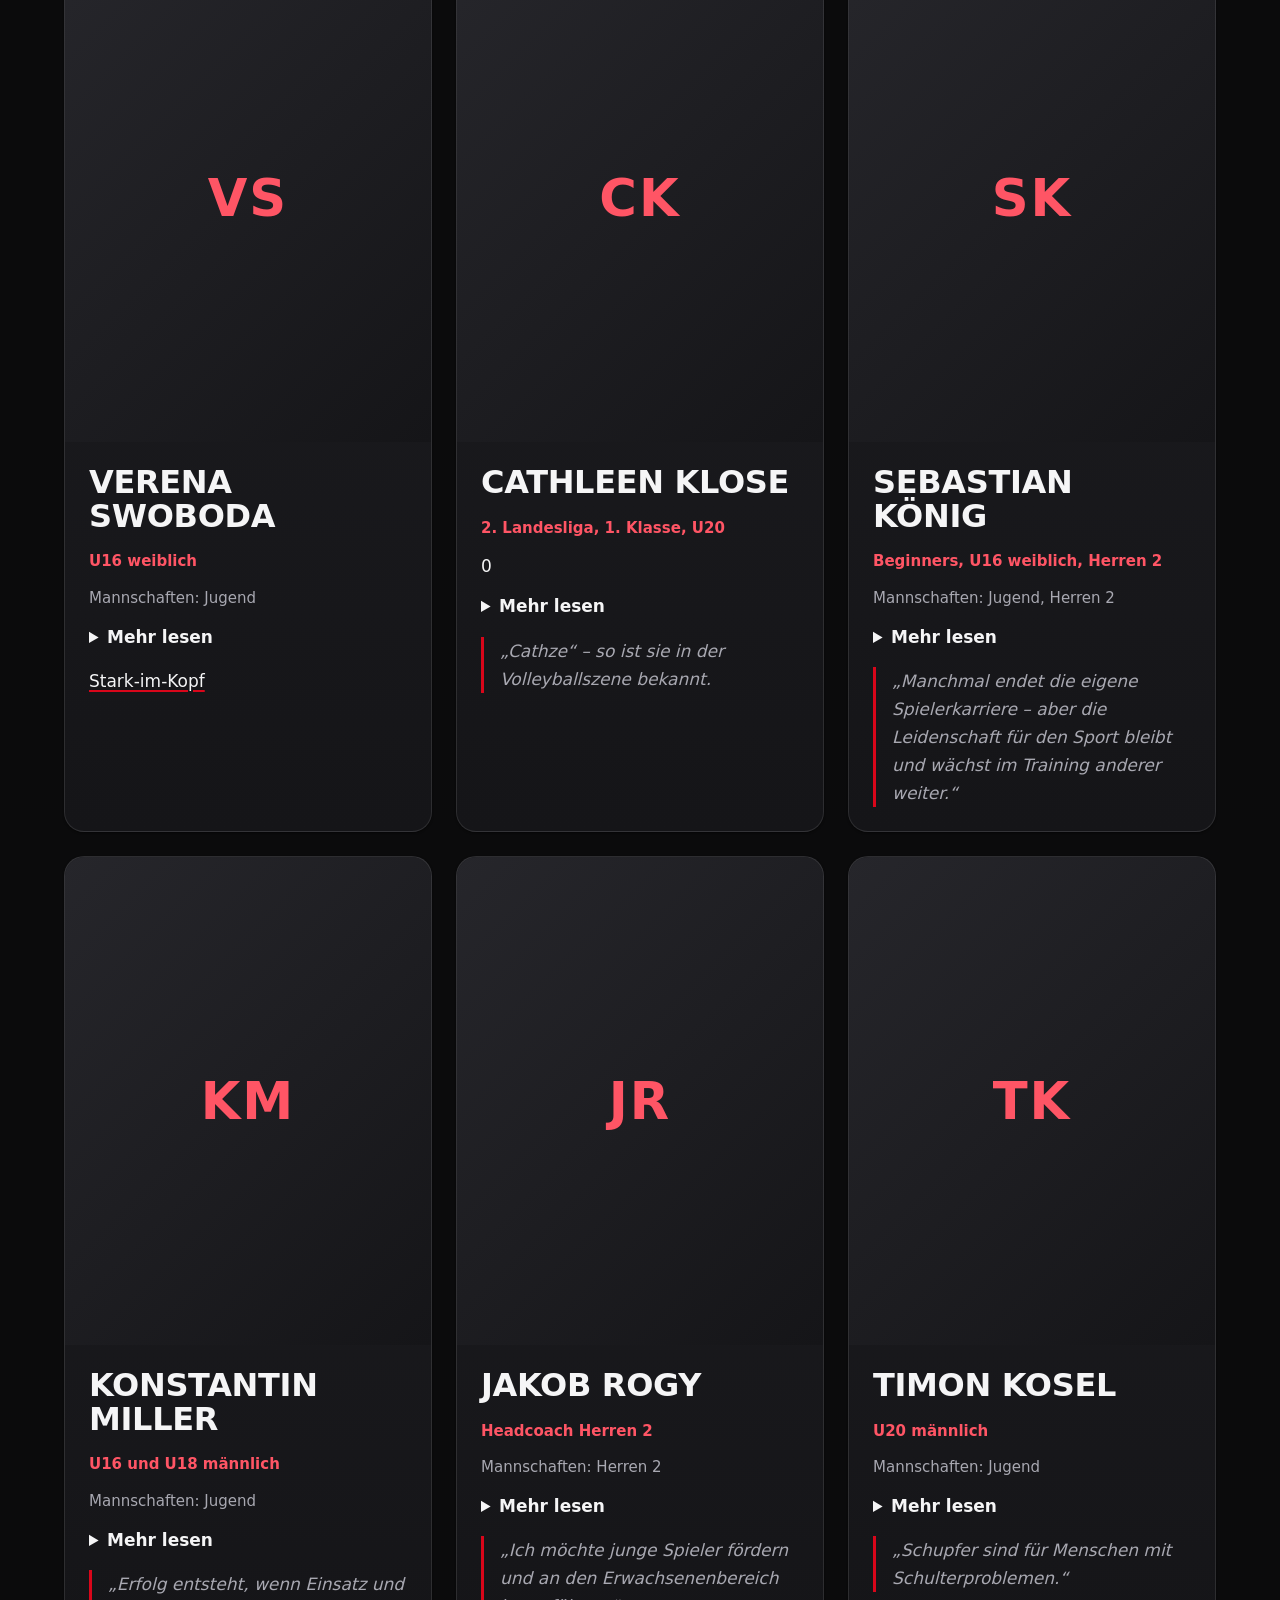
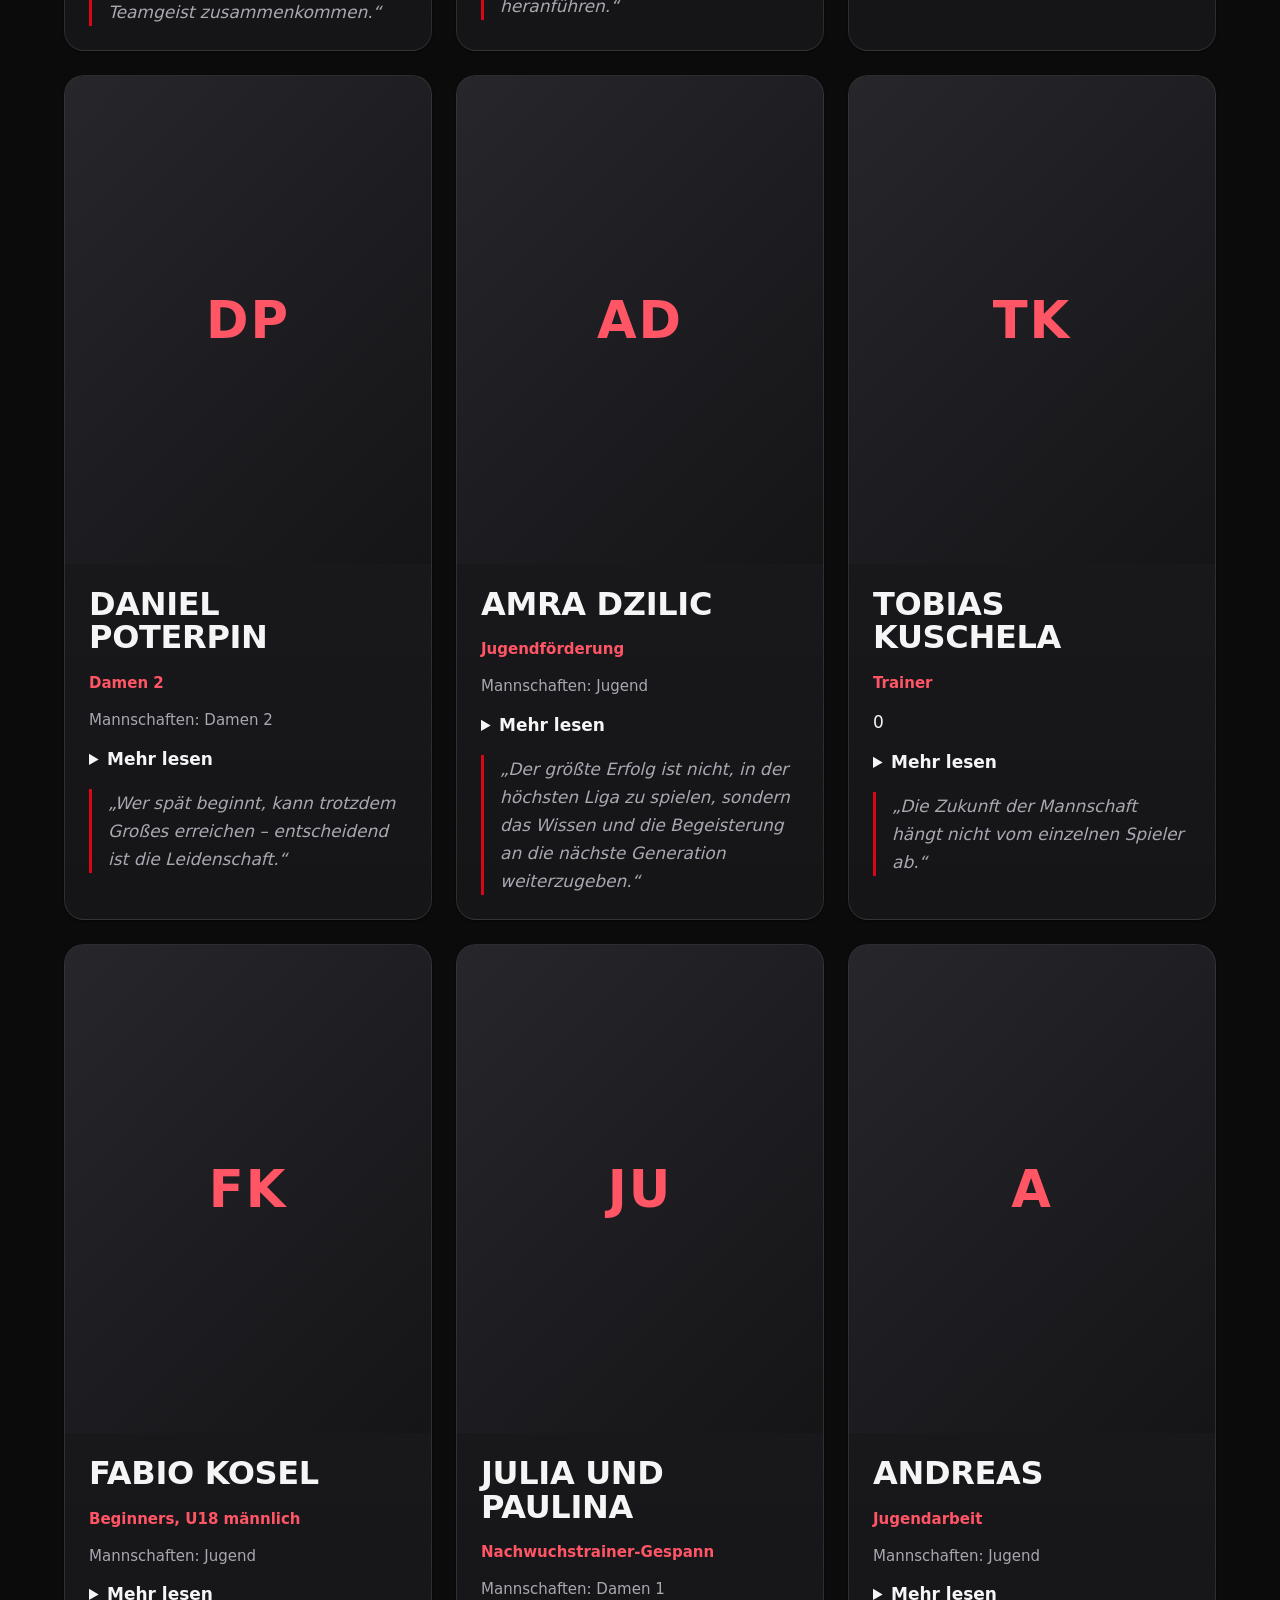
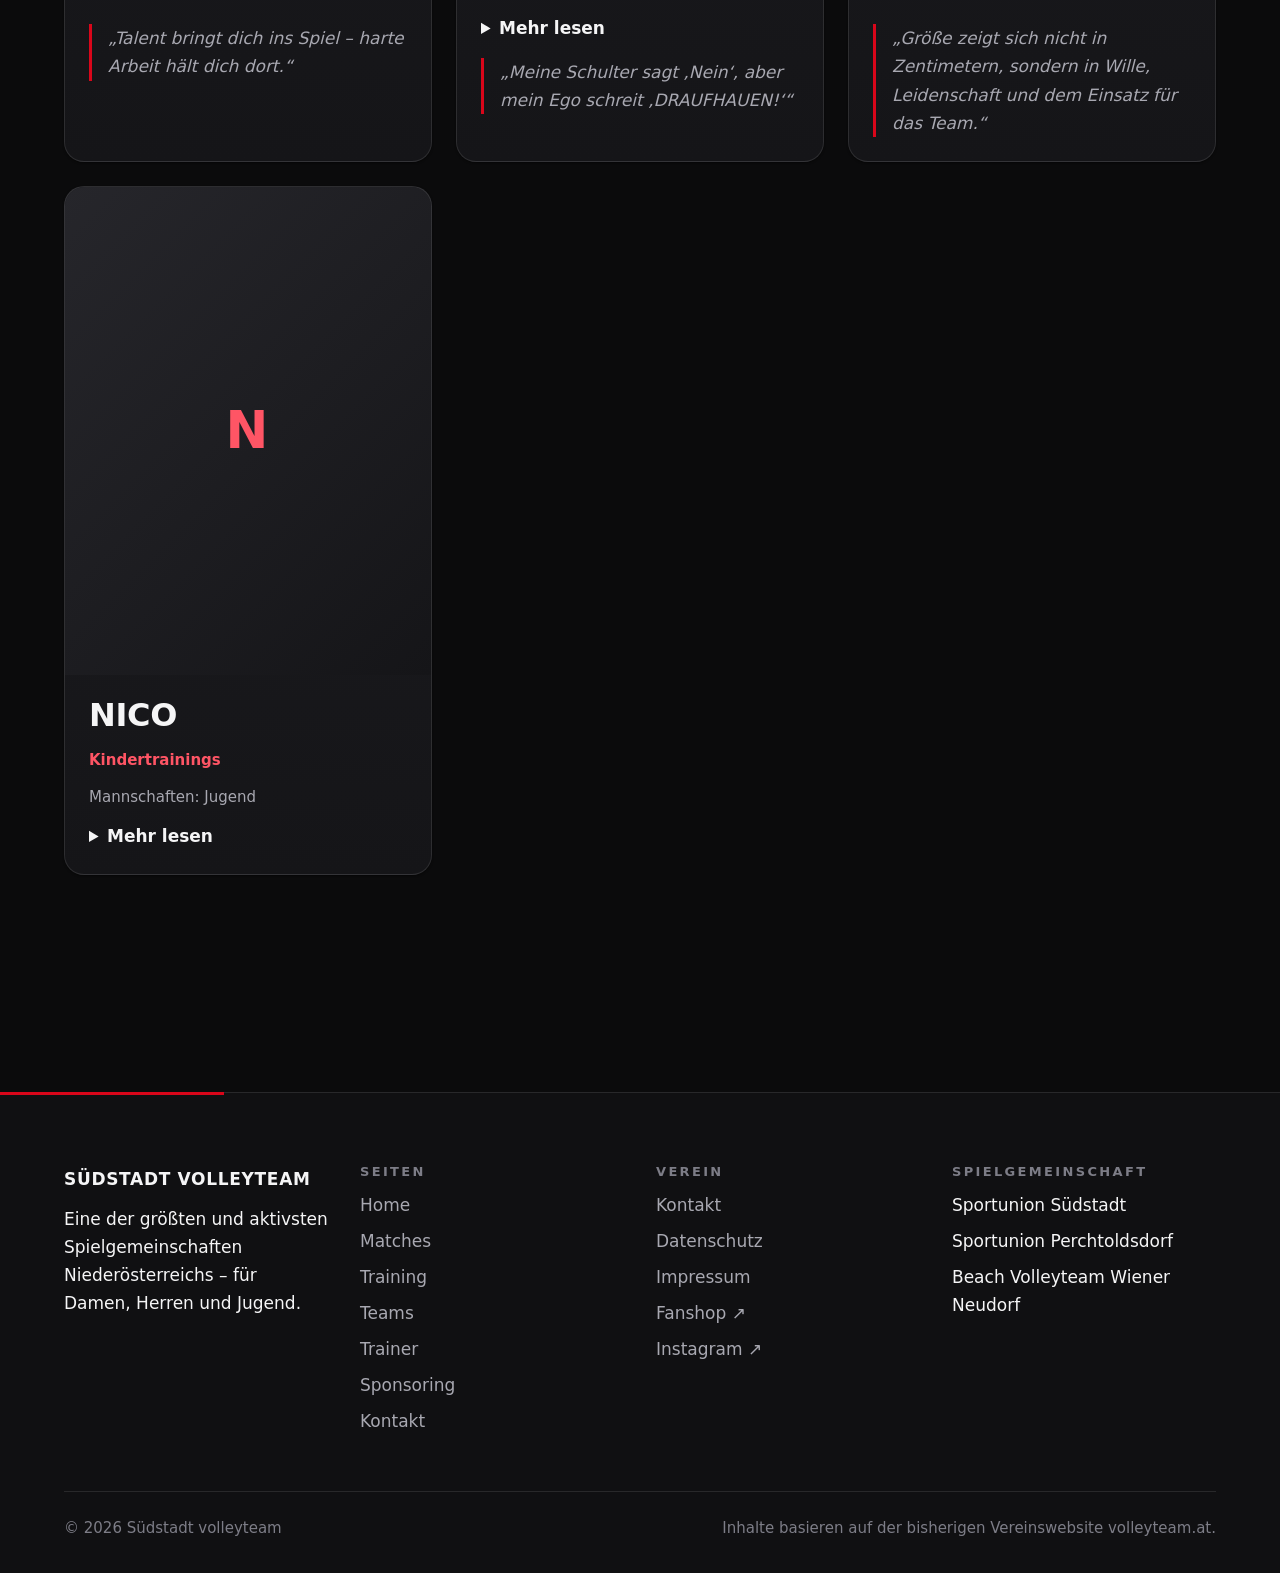
<file: trainers.html>
<!DOCTYPE html>
<html lang="de-AT">
<head>
  <meta charset="utf-8">
  <meta name="viewport" content="width=device-width, initial-scale=1">
  <title>Trainer – Südstadt volleyteam</title>
  <meta name="description" content="Das Trainerteam des Südstadt volleyteam.">
  <meta name="theme-color" content="#0b0b0c">
  <meta name="color-scheme" content="dark">
  <link rel="icon" href="assets/icons/favicon.svg" type="image/svg+xml">
  <link rel="stylesheet" href="css/variables.css">
  <link rel="stylesheet" href="css/base.css">
  <link rel="stylesheet" href="css/layout.css">
  <link rel="stylesheet" href="css/components.css">
  <link rel="stylesheet" href="css/pages.css">
  <script>document.documentElement.classList.add('js');</script>
  <script type="module" src="js/app.js"></script>
</head>
<body data-page="trainers">
  <header id="site-header"></header>
  <main id="main" tabindex="-1">
    <noscript><div class="container"><div class="notice notice--error"><p>Für diese Seite wird JavaScript benötigt, da die Inhalte aus Konfigurationsdateien geladen werden.</p></div></div></noscript>
    <section class="page-header">
      <div class="container">
        <p class="eyebrow" data-bind="page.eyebrow"></p>
        <h1 data-bind="page.heading"></h1>
        <p class="lead" data-bind="page.intro"></p>
      </div>
    </section>

    <section class="section">
      <div class="container">
        <div id="trainer-list"><div class="skeleton" aria-hidden="true"></div></div>
      </div>
    </section>
  </main>
  <footer id="site-footer"></footer>
</body>
</html>
</file>
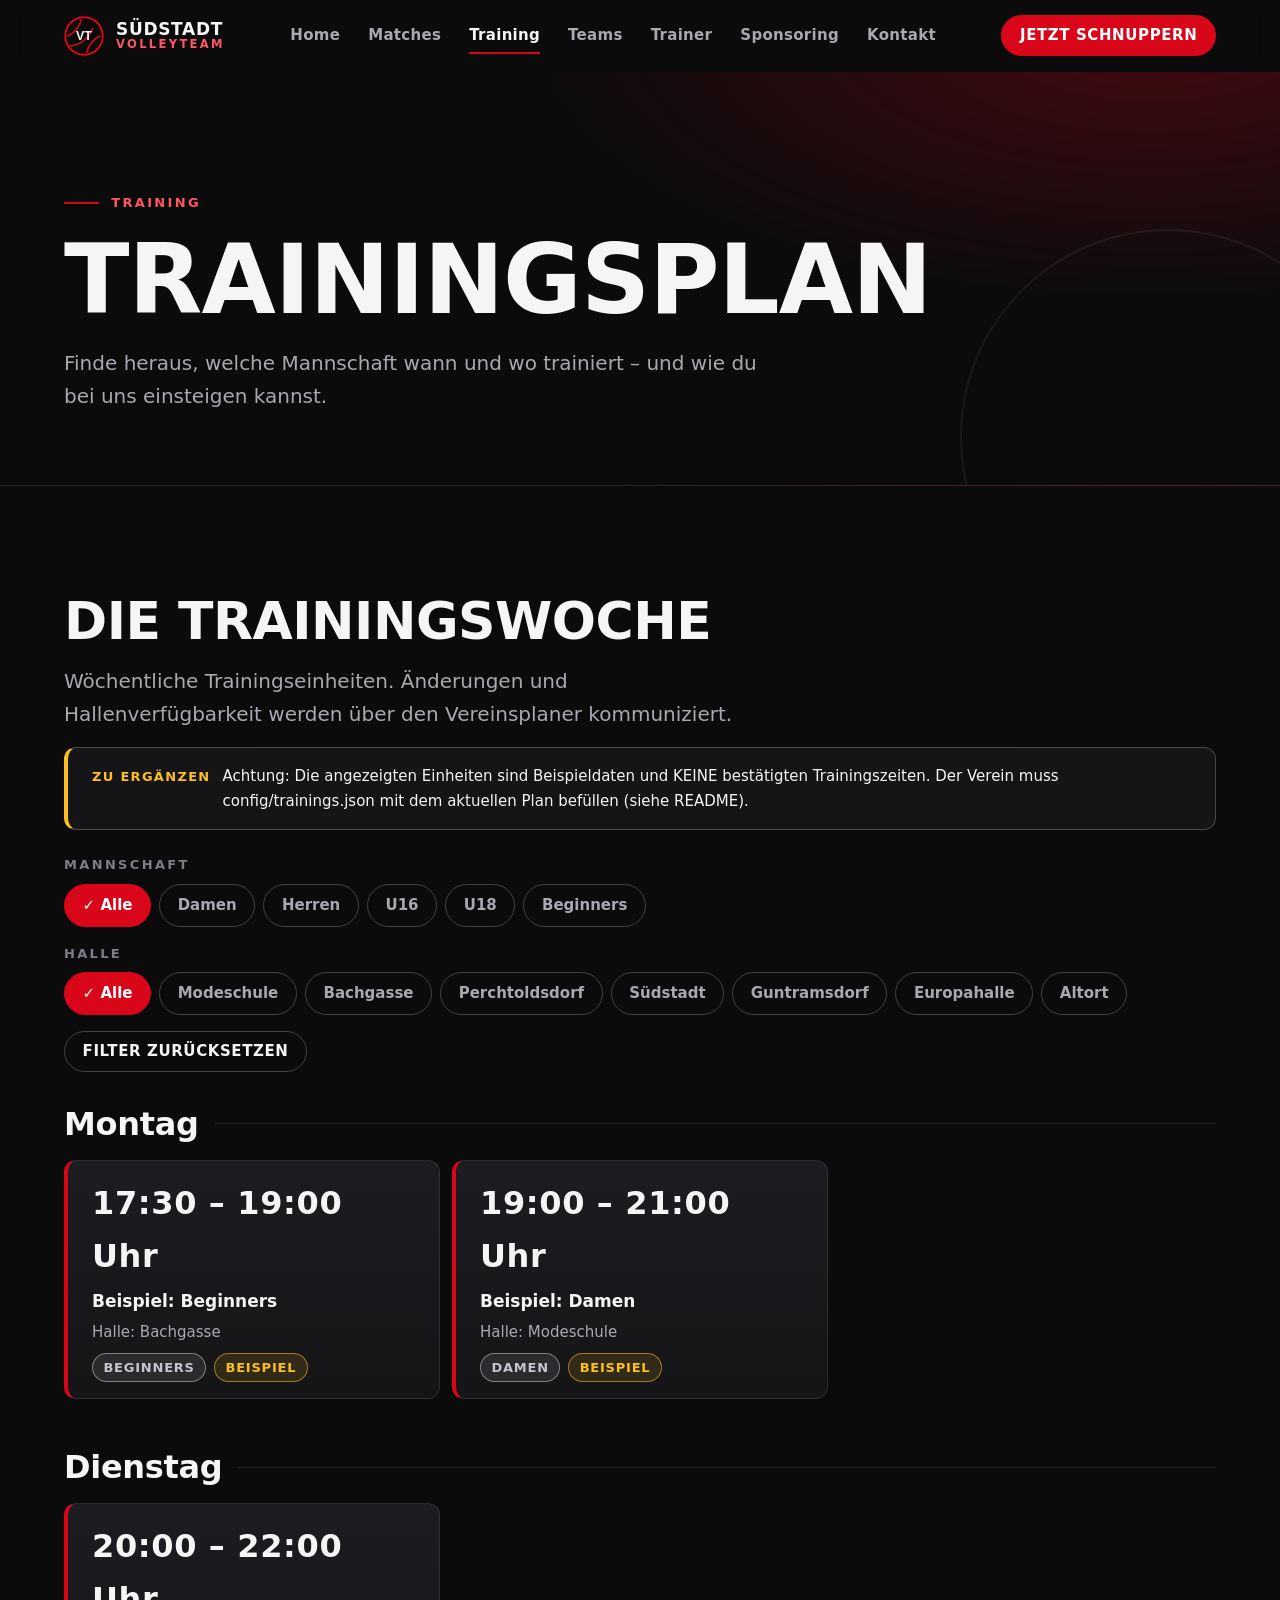
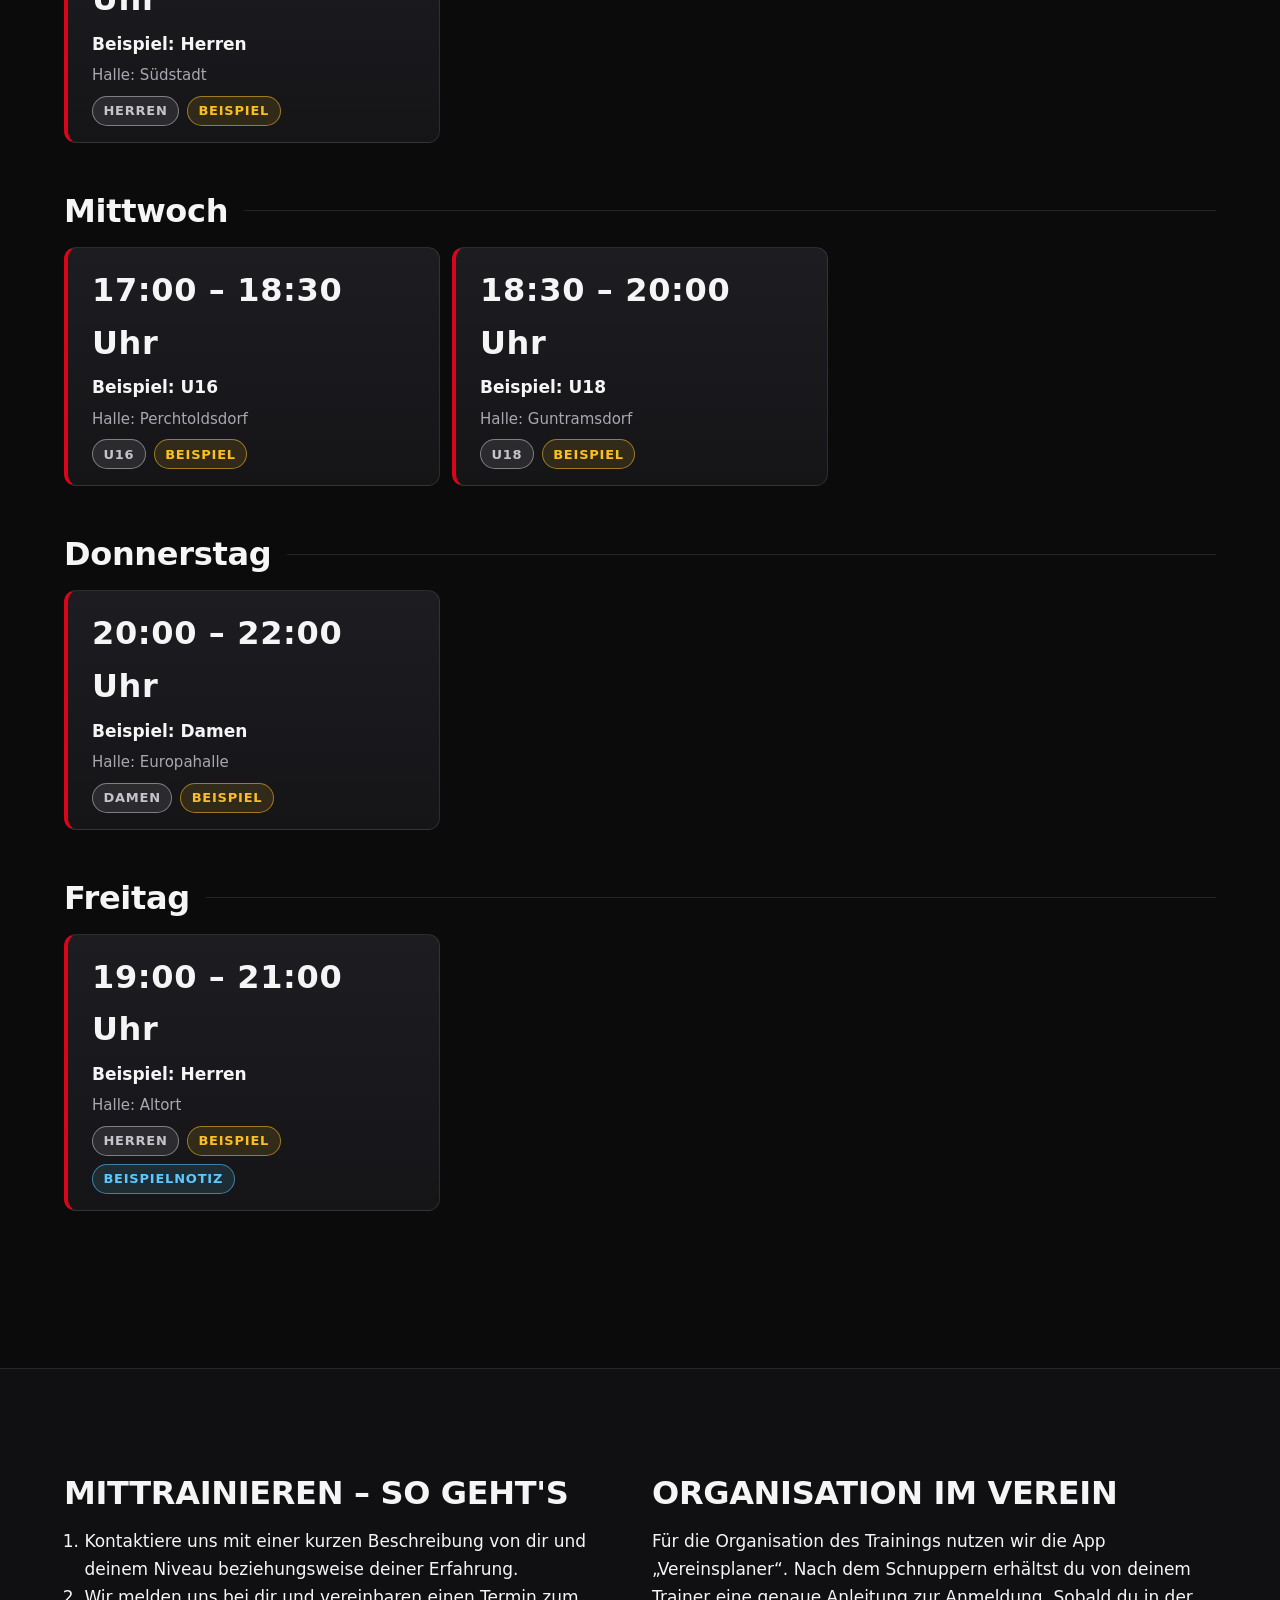
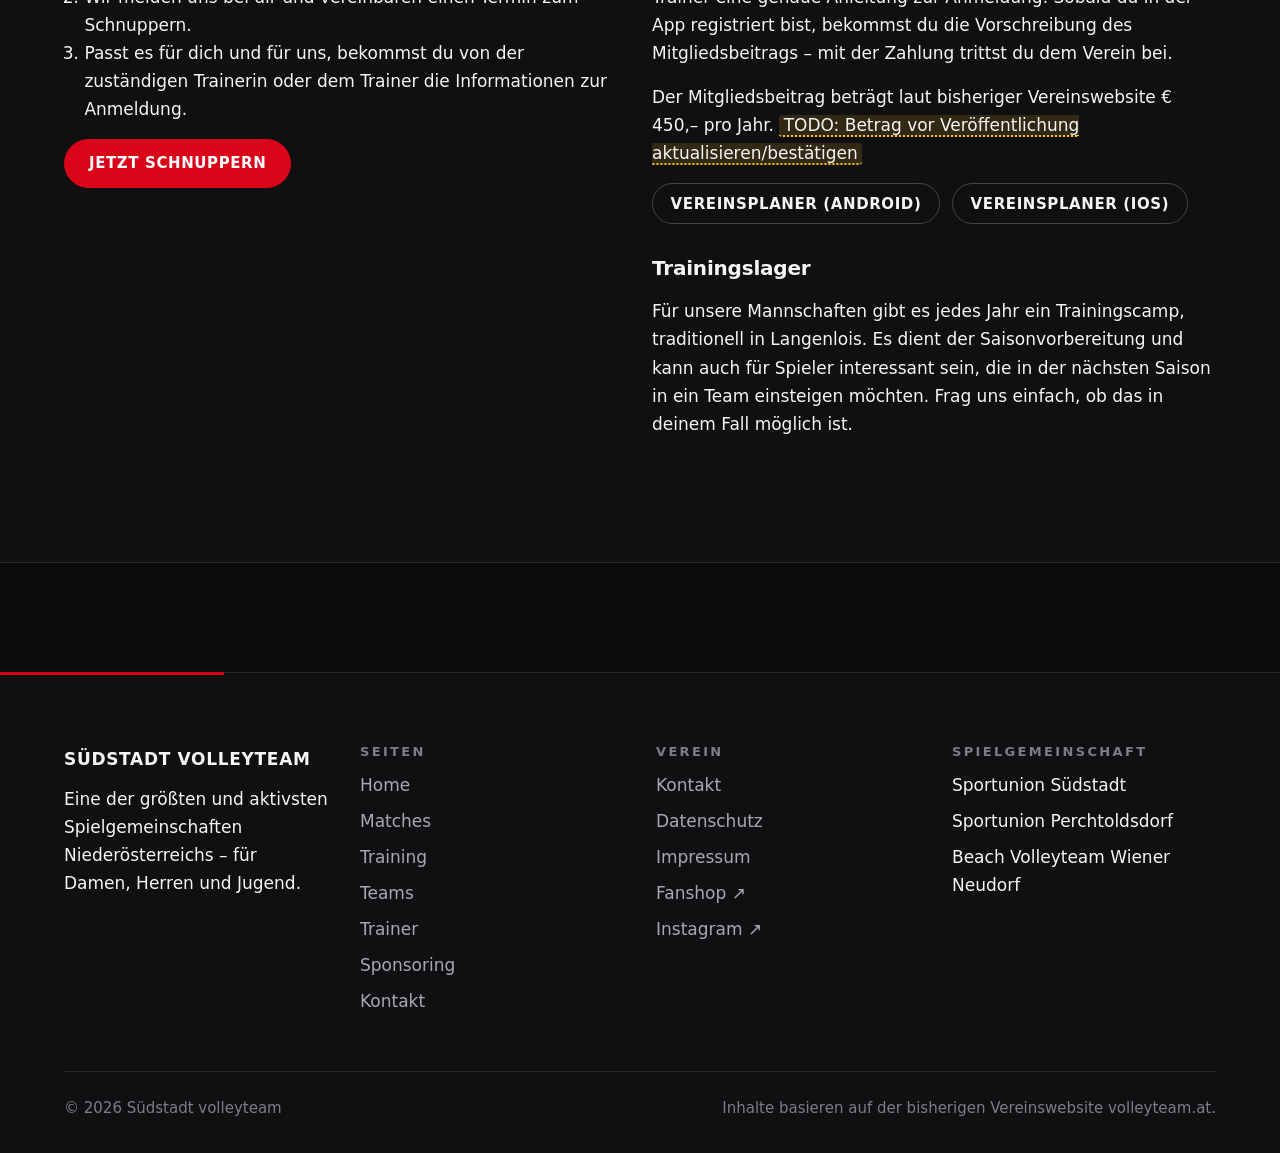
<file: trainings.html>
<!DOCTYPE html>
<html lang="de-AT">
<head>
  <meta charset="utf-8">
  <meta name="viewport" content="width=device-width, initial-scale=1">
  <title>Trainingsplan – Südstadt volleyteam</title>
  <meta name="description" content="Trainingszeiten und Hallen des Südstadt volleyteam.">
  <meta name="theme-color" content="#0b0b0c">
  <meta name="color-scheme" content="dark">
  <link rel="icon" href="assets/icons/favicon.svg" type="image/svg+xml">
  <link rel="stylesheet" href="css/variables.css">
  <link rel="stylesheet" href="css/base.css">
  <link rel="stylesheet" href="css/layout.css">
  <link rel="stylesheet" href="css/components.css">
  <link rel="stylesheet" href="css/pages.css">
  <script>document.documentElement.classList.add('js');</script>
  <script type="module" src="js/app.js"></script>
</head>
<body data-page="trainings">
  <header id="site-header"></header>
  <main id="main" tabindex="-1">
    <noscript><div class="container"><div class="notice notice--error"><p>Für diese Seite wird JavaScript benötigt, da die Inhalte aus Konfigurationsdateien geladen werden.</p></div></div></noscript>
    <section class="page-header">
      <div class="container">
        <p class="eyebrow" data-bind="page.eyebrow"></p>
        <h1 data-bind="page.heading"></h1>
        <p class="lead" data-bind="page.intro"></p>
      </div>
    </section>

    <section class="section">
      <div class="container">
        <h2 id="week-heading"></h2>
        <p class="lead" id="week-note"></p>
        <div id="training-notice"></div>
        <div id="training-filters"></div>
        <div id="training-plan"><div class="skeleton" aria-hidden="true"></div></div>
      </div>
    </section>

    <section class="section section--alt">
      <div class="container">
        <div class="grid grid--2">
          <div data-reveal>
            <h2 style="font-size:var(--fs-lg)" data-bind="page.joinTitle"></h2>
            <ol id="join-steps"></ol>
            <a class="btn" id="join-cta" href="contact.html"></a>
          </div>
          <div data-reveal>
            <h2 style="font-size:var(--fs-lg)" data-bind="page.organisationTitle"></h2>
            <p data-bind="page.organisationText"></p>
            <p id="fee-text"></p>
            <div class="cluster" id="app-links"></div>
            <h3 style="margin-top:var(--space-6)" data-bind="page.campTitle"></h3>
            <p data-bind="page.campText"></p>
          </div>
        </div>
      </div>
    </section>
  </main>
  <footer id="site-footer"></footer>
</body>
</html>
</file>
<file: css/variables.css>
/* ==========================================================================
   Design tokens – Südstadt volleyteam
   Alle Farben, Abstände, Radien, Schatten etc. werden hier zentral definiert.
   Hinweis: CSS-Variablen funktionieren nicht in @media-Queries. Die Breakpoints
   sind daher als Referenz dokumentiert und in den anderen Dateien als feste
   Werte verwendet (Mobile < 640px, Tablet 640–1023px, Desktop ≥ 1024px).
   ========================================================================== */

:root {
  /* Farben */
  --color-bg: #0b0b0c;
  --color-bg-elevated: #101012;
  --color-surface: #151518;
  --color-surface-2: #1d1d21;
  --color-surface-3: #26262b;
  --color-border: rgb(255 255 255 / 0.1);
  --color-border-strong: rgb(255 255 255 / 0.22);
  --color-text: #f5f5f6;
  --color-text-muted: #a8a8b1;
  --color-text-faint: #7d7d87;
  --color-red: #d9061a;
  --color-red-hover: #f0172b;
  --color-red-text: #ff5565; /* Rot für Text auf dunklem Grund (AA-Kontrast) */
  --color-red-soft: rgb(217 6 26 / 0.14);
  --color-on-red: #ffffff;
  --color-focus: #ffffff;

  /* Status-/Tag-Farben (Allowlist für "color" in matches.json) */
  --tag-sky: #5cc8ff;
  --tag-red: #ff5565;
  --tag-green: #4ade80;
  --tag-amber: #fbbf24;
  --tag-grey: #c4c4cc;

  /* Typografie */
  --font-body: system-ui, -apple-system, "Segoe UI", Roboto, "Helvetica Neue", Arial, sans-serif;
  --font-display: "Arial Narrow", "Helvetica Neue Condensed", "Roboto Condensed", system-ui, sans-serif;
  --fs-xs: 0.8125rem;
  --fs-sm: 0.9375rem;
  --fs-base: 1.0625rem;
  --fs-md: 1.25rem;
  --fs-lg: clamp(1.5rem, 1.2rem + 1.2vw, 2rem);
  --fs-xl: clamp(2rem, 1.4rem + 2.6vw, 3.25rem);
  --fs-2xl: clamp(2.75rem, 1.6rem + 5.5vw, 6rem);
  --lh-tight: 1.05;
  --lh-snug: 1.25;
  --lh-body: 1.65;
  --ls-display: -0.01em;
  --ls-eyebrow: 0.18em;

  /* Abstände */
  --space-1: 0.25rem;
  --space-2: 0.5rem;
  --space-3: 0.75rem;
  --space-4: 1rem;
  --space-5: 1.5rem;
  --space-6: 2rem;
  --space-7: 3rem;
  --space-8: 4.5rem;
  --space-9: 7rem;
  --section-pad: clamp(3.5rem, 2rem + 6vw, 7rem);
  --gutter: clamp(1.1rem, 0.6rem + 2.4vw, 2.5rem);

  /* Radien */
  --radius-sm: 6px;
  --radius-md: 12px;
  --radius-lg: 20px;
  --radius-pill: 999px;

  /* Schatten */
  --shadow-sm: 0 1px 2px rgb(0 0 0 / 0.5);
  --shadow-md: 0 10px 30px -12px rgb(0 0 0 / 0.7);
  --shadow-lg: 0 30px 60px -25px rgb(0 0 0 / 0.85);
  --shadow-red: 0 12px 34px -14px rgb(217 6 26 / 0.7);

  /* Inhaltsbreiten */
  --width-narrow: 44rem;
  --width-content: 72rem;
  --width-wide: 84rem;

  /* Breakpoints (Referenz) */
  --bp-tablet: 640px;
  --bp-desktop: 1024px;

  /* Animation */
  --ease-out: cubic-bezier(0.22, 1, 0.36, 1);
  --ease-in-out: cubic-bezier(0.65, 0, 0.35, 1);
  --dur-fast: 150ms;
  --dur-base: 280ms;
  --dur-slow: 600ms;

  /* Flächen */
  --surface-card: linear-gradient(180deg, var(--color-surface-2), var(--color-surface));
  --border-card: 1px solid var(--color-border);
  --header-h: 4.5rem;
}
</file>
<file: css/base.css>
/* Reset, Grundtypografie, Fokus, Reduced Motion */

*,
*::before,
*::after { box-sizing: border-box; }

html {
  -webkit-text-size-adjust: 100%;
  scroll-behavior: smooth;
  scroll-padding-top: calc(var(--header-h) + 1rem);
  color-scheme: dark;
}

body {
  margin: 0;
  min-height: 100vh;
  min-height: 100dvh;
  display: flex;
  flex-direction: column;
  background: var(--color-bg);
  color: var(--color-text);
  font-family: var(--font-body);
  font-size: var(--fs-base);
  line-height: var(--lh-body);
  -webkit-font-smoothing: antialiased;
  text-rendering: optimizeLegibility;
}

main { flex: 1 0 auto; display: block; }

img, svg, video { display: block; max-width: 100%; height: auto; }

h1, h2, h3, h4 {
  margin: 0 0 var(--space-4);
  font-family: var(--font-display);
  font-weight: 800;
  line-height: var(--lh-snug);
  letter-spacing: var(--ls-display);
  text-wrap: balance;
}

h1 { font-size: var(--fs-2xl); line-height: var(--lh-tight); text-transform: uppercase; }
h2 { font-size: var(--fs-xl); line-height: var(--lh-tight); text-transform: uppercase; }
h3 { font-size: var(--fs-md); }

p { margin: 0 0 var(--space-4); text-wrap: pretty; }
ul, ol { margin: 0 0 var(--space-4); padding-left: 1.2em; }

a {
  color: var(--color-text);
  text-decoration-color: var(--color-red);
  text-underline-offset: 0.2em;
  text-decoration-thickness: 2px;
  transition: color var(--dur-fast) ease, text-decoration-color var(--dur-fast) ease;
}
a:hover { color: var(--color-red-text); }

button, input, select, textarea { font: inherit; color: inherit; }
button { cursor: pointer; }

:focus-visible {
  outline: 3px solid var(--color-focus);
  outline-offset: 3px;
  border-radius: 4px;
}

::selection { background: var(--color-red); color: var(--color-on-red); }

.visually-hidden {
  position: absolute !important;
  width: 1px; height: 1px;
  margin: -1px; padding: 0;
  overflow: hidden;
  clip: rect(0 0 0 0);
  white-space: nowrap;
  border: 0;
}

.skip-link {
  position: fixed;
  top: var(--space-3); left: var(--space-3);
  z-index: 200;
  padding: var(--space-3) var(--space-4);
  background: var(--color-red);
  color: var(--color-on-red);
  border-radius: var(--radius-sm);
  transform: translateY(-200%);
  transition: transform var(--dur-base) var(--ease-out);
}
.skip-link:focus { transform: translateY(0); color: var(--color-on-red); }

/* Seitenübergänge (Chromium & Safari – wird sonst ignoriert) */
@view-transition { navigation: auto; }
::view-transition-old(root) { animation: 180ms ease both vt-out; }
::view-transition-new(root) { animation: 320ms var(--ease-out) both vt-in; }
@keyframes vt-out { to { opacity: 0; } }
@keyframes vt-in { from { opacity: 0; transform: translateY(8px); } }

/* Einblend-Animationen. Ohne JavaScript bleibt alles sichtbar. */
.js [data-reveal] {
  opacity: 0;
  transform: translateY(18px);
  transition: opacity var(--dur-slow) var(--ease-out), transform var(--dur-slow) var(--ease-out);
  transition-delay: var(--reveal-delay, 0ms);
}
.js [data-reveal].is-visible { opacity: 1; transform: none; }

@media (prefers-reduced-motion: reduce) {
  html { scroll-behavior: auto; }
  *, *::before, *::after {
    animation-duration: 0.01ms !important;
    animation-iteration-count: 1 !important;
    transition-duration: 0.01ms !important;
    transition-delay: 0ms !important;
  }
  .js [data-reveal] { opacity: 1; transform: none; }
  ::view-transition-old(root), ::view-transition-new(root) { animation: none; }
}
</file>
<file: css/layout.css>
/* Layout: Container, Sektionen, Header, Footer, Raster */

.container {
  width: 100%;
  max-width: calc(var(--width-content) + 2 * var(--gutter));
  margin-inline: auto;
  padding-inline: var(--gutter);
}
.container--narrow { max-width: calc(var(--width-narrow) + 2 * var(--gutter)); }
.container--wide { max-width: calc(var(--width-wide) + 2 * var(--gutter)); }

.section { padding-block: var(--section-pad); position: relative; }
.section--alt { background: var(--color-bg-elevated); border-block: 1px solid var(--color-border); }

.grid { display: grid; gap: var(--space-5); }
.grid--2 { grid-template-columns: repeat(auto-fit, minmax(min(100%, 22rem), 1fr)); }
.grid--3 { grid-template-columns: repeat(auto-fit, minmax(min(100%, 17rem), 1fr)); }
.grid--4 { grid-template-columns: repeat(auto-fit, minmax(min(100%, 13rem), 1fr)); }

.stack > * + * { margin-top: var(--space-4); }
.cluster { display: flex; flex-wrap: wrap; gap: var(--space-3); align-items: center; }

/* ---------- Header ---------- */
.site-header {
  position: sticky;
  top: 0;
  z-index: 100;
  height: var(--header-h);
  background: rgb(11 11 12 / 0.82);
  backdrop-filter: saturate(1.4) blur(14px);
  -webkit-backdrop-filter: saturate(1.4) blur(14px);
  border-bottom: 1px solid transparent;
  transition: border-color var(--dur-base) ease, background var(--dur-base) ease;
}
.site-header.is-scrolled { border-bottom-color: var(--color-border); background: rgb(11 11 12 / 0.94); }

.site-header__inner {
  height: 100%;
  display: flex;
  align-items: center;
  justify-content: space-between;
  gap: var(--space-5);
}

.brand {
  display: inline-flex;
  align-items: center;
  gap: var(--space-3);
  text-decoration: none;
  color: var(--color-text);
  font-family: var(--font-display);
  font-weight: 800;
  text-transform: uppercase;
  letter-spacing: 0.04em;
  line-height: 1.05;
}
.brand:hover { color: var(--color-text); }
.brand__logo { width: 2.5rem; height: 2.5rem; }
.brand__text small { display: block; font-size: 0.68em; letter-spacing: 0.2em; color: var(--color-red-text); font-weight: 700; }

.nav-list { display: none; list-style: none; margin: 0; padding: 0; gap: var(--space-1); }
.nav-link {
  position: relative;
  display: inline-block;
  padding: var(--space-2) var(--space-3);
  color: var(--color-text-muted);
  text-decoration: none;
  font-size: var(--fs-sm);
  font-weight: 600;
  letter-spacing: 0.02em;
}
.nav-link::after {
  content: "";
  position: absolute;
  left: var(--space-3); right: var(--space-3); bottom: 2px;
  height: 2px;
  background: var(--color-red);
  transform: scaleX(0);
  transform-origin: left;
  transition: transform var(--dur-base) var(--ease-out);
}
.nav-link:hover, .nav-link[aria-current="page"] { color: var(--color-text); }
.nav-link:hover::after, .nav-link[aria-current="page"]::after { transform: scaleX(1); }

.site-header__cta { display: none; }

.nav-toggle {
  display: inline-flex;
  flex-direction: column;
  justify-content: center;
  gap: 6px;
  width: 2.9rem; height: 2.9rem;
  padding: 0 0.75rem;
  background: transparent;
  border: 1px solid var(--color-border-strong);
  border-radius: var(--radius-md);
}
.nav-toggle__bar {
  display: block; height: 2px; width: 100%;
  background: var(--color-text);
  transition: transform var(--dur-base) var(--ease-out), opacity var(--dur-fast) ease;
}
.nav-toggle[aria-expanded="true"] .nav-toggle__bar:nth-child(1) { transform: translateY(8px) rotate(45deg); }
.nav-toggle[aria-expanded="true"] .nav-toggle__bar:nth-child(2) { opacity: 0; }
.nav-toggle[aria-expanded="true"] .nav-toggle__bar:nth-child(3) { transform: translateY(-8px) rotate(-45deg); }

/* Mobiles Menü */
.mobile-menu {
  position: fixed;
  inset: var(--header-h) 0 0 0;
  z-index: 90;
  padding: var(--space-6) var(--gutter) var(--space-7);
  background: var(--color-bg);
  overflow-y: auto;
  visibility: hidden;
  opacity: 0;
  transform: translateY(-12px);
  transition: opacity var(--dur-base) var(--ease-out), transform var(--dur-base) var(--ease-out), visibility 0s linear var(--dur-base);
}
.mobile-menu.is-open { visibility: visible; opacity: 1; transform: none; transition-delay: 0s; }
.mobile-menu ul { list-style: none; margin: 0 0 var(--space-6); padding: 0; }
.mobile-menu li { border-bottom: 1px solid var(--color-border); }
.mobile-menu .nav-link {
  display: block;
  padding: var(--space-4) 0;
  font-family: var(--font-display);
  font-size: var(--fs-lg);
  text-transform: uppercase;
  font-weight: 800;
  color: var(--color-text);
}
.mobile-menu .nav-link::after { display: none; }
.mobile-menu .nav-link[aria-current="page"] { color: var(--color-red-text); }
body.menu-open { overflow: hidden; }

@media (min-width: 1024px) {
  .nav-list { display: flex; }
  .site-header__cta { display: inline-flex; }
  .nav-toggle, .mobile-menu { display: none; }
}

/* ---------- Footer ---------- */
.site-footer {
  flex-shrink: 0;
  margin-top: var(--section-pad);
  padding-block: var(--space-8) var(--space-6);
  background: var(--color-bg-elevated);
  border-top: 1px solid var(--color-border);
  position: relative;
}
.site-footer::before {
  content: "";
  position: absolute; top: -1px; left: 0;
  width: min(14rem, 40%); height: 3px;
  background: var(--color-red);
}
.footer-grid { display: grid; gap: var(--space-6); grid-template-columns: repeat(auto-fit, minmax(14rem, 1fr)); }
.footer-title {
  font-family: var(--font-body);
  font-size: var(--fs-xs);
  text-transform: uppercase;
  letter-spacing: var(--ls-eyebrow);
  color: var(--color-text-faint);
  margin-bottom: var(--space-3);
}
.footer-list { list-style: none; margin: 0; padding: 0; }
.footer-list li { margin-bottom: var(--space-2); }
.footer-list a { color: var(--color-text-muted); text-decoration: none; }
.footer-list a:hover { color: var(--color-text); text-decoration: underline; }
.footer-bottom {
  margin-top: var(--space-7);
  padding-top: var(--space-5);
  border-top: 1px solid var(--color-border);
  display: flex; flex-wrap: wrap; gap: var(--space-3) var(--space-5);
  justify-content: space-between;
  color: var(--color-text-faint);
  font-size: var(--fs-sm);
}
</file>
<file: css/components.css>
/* Wiederverwendbare Komponenten */

/* ---------- Buttons ---------- */
.btn {
  --btn-bg: var(--color-red);
  --btn-fg: var(--color-on-red);
  --btn-border: var(--color-red);
  display: inline-flex;
  align-items: center;
  justify-content: center;
  gap: var(--space-2);
  min-height: 2.9rem;
  padding: 0.7rem 1.5rem;
  background: var(--btn-bg);
  color: var(--btn-fg);
  border: 1px solid var(--btn-border);
  border-radius: var(--radius-pill);
  font-weight: 700;
  font-size: var(--fs-sm);
  letter-spacing: 0.04em;
  text-transform: uppercase;
  text-decoration: none;
  transition: transform var(--dur-fast) var(--ease-out), background var(--dur-base) ease, box-shadow var(--dur-base) ease, border-color var(--dur-base) ease;
}
.btn:hover { --btn-bg: var(--color-red-hover); --btn-border: var(--color-red-hover); color: var(--btn-fg); transform: translateY(-2px); box-shadow: var(--shadow-red); }
.btn:active { transform: translateY(0); }
.btn--ghost { --btn-bg: transparent; --btn-fg: var(--color-text); --btn-border: var(--color-border-strong); }
.btn--ghost:hover { --btn-bg: rgb(255 255 255 / 0.08); --btn-border: var(--color-text); box-shadow: none; color: var(--color-text); }
.btn--small { min-height: 2.4rem; padding: 0.45rem 1.1rem; }
.btn[disabled], .btn[aria-disabled="true"] { opacity: 0.55; cursor: not-allowed; transform: none; box-shadow: none; }
.btn__arrow { transition: transform var(--dur-base) var(--ease-out); }
.btn:hover .btn__arrow { transform: translateX(4px); }

/* ---------- Überschriften ---------- */
.eyebrow {
  display: inline-flex; align-items: center; gap: var(--space-3);
  margin: 0 0 var(--space-4);
  font-size: var(--fs-xs);
  font-weight: 700;
  text-transform: uppercase;
  letter-spacing: var(--ls-eyebrow);
  color: var(--color-red-text);
}
.eyebrow::before { content: ""; width: 2.2rem; height: 2px; background: var(--color-red); }

.section-heading { max-width: 48rem; margin-bottom: var(--space-7); }
.section-heading p { color: var(--color-text-muted); font-size: var(--fs-md); }
.section-heading--row { max-width: none; display: flex; flex-wrap: wrap; align-items: end; justify-content: space-between; gap: var(--space-5); }
.lead { font-size: var(--fs-md); color: var(--color-text-muted); max-width: 44rem; }

/* ---------- Seitenkopf ---------- */
.page-header {
  position: relative;
  overflow: hidden;
  padding-block: clamp(3.5rem, 2rem + 7vw, 7rem) clamp(2.5rem, 1.5rem + 4vw, 4.5rem);
  border-bottom: 1px solid var(--color-border);
  background:
    radial-gradient(60rem 26rem at 90% -10%, rgb(217 6 26 / 0.28), transparent 65%),
    var(--color-bg);
}
.page-header::after {
  content: "";
  position: absolute; right: -6rem; bottom: -10rem;
  width: 26rem; height: 26rem;
  border: 2px solid rgb(255 255 255 / 0.06);
  border-radius: 50%;
  pointer-events: none;
}
.page-header h1 { max-width: 16ch; margin-bottom: var(--space-4); }
.page-header .lead { margin: 0; }

/* ---------- Karten ---------- */
.card {
  position: relative;
  display: flex;
  flex-direction: column;
  padding: var(--space-5);
  background: var(--surface-card);
  border: var(--border-card);
  border-radius: var(--radius-lg);
  box-shadow: var(--shadow-sm);
  transition: transform var(--dur-base) var(--ease-out), border-color var(--dur-base) ease, box-shadow var(--dur-base) ease;
}
.card:hover { transform: translateY(-4px); border-color: rgb(217 6 26 / 0.55); box-shadow: var(--shadow-md); }
.card h3 { margin-bottom: var(--space-2); text-transform: uppercase; }
.card p:last-child { margin-bottom: 0; }
.card__meta { margin: 0 0 var(--space-3); font-size: var(--fs-xs); font-weight: 700; letter-spacing: 0.12em; text-transform: uppercase; color: var(--color-red-text); }
.card__media {
  margin: calc(var(--space-5) * -1) calc(var(--space-5) * -1) var(--space-5);
  aspect-ratio: 4 / 3;
  overflow: hidden;
  border-radius: var(--radius-lg) var(--radius-lg) 0 0;
  background: var(--color-surface-3);
}
.card__media img { width: 100%; height: 100%; object-fit: cover; transition: transform var(--dur-slow) var(--ease-out); }
.card:hover .card__media img { transform: scale(1.04); }
.card--flat:hover { transform: none; }

.avatar {
  display: grid; place-items: center;
  width: 100%; height: 100%;
  background: linear-gradient(135deg, var(--color-surface-3), var(--color-surface));
  color: var(--color-red-text);
  font-family: var(--font-display);
  font-weight: 800;
  font-size: 3.2rem;
  letter-spacing: 0.04em;
}

/* ---------- Tags / Badges ---------- */
.tag {
  --tag-color: var(--tag-grey);
  display: inline-flex; align-items: center; gap: 0.4em;
  padding: 0.2rem 0.65rem;
  border: 1px solid color-mix(in srgb, var(--tag-color) 55%, transparent);
  border-radius: var(--radius-pill);
  background: color-mix(in srgb, var(--tag-color) 12%, transparent);
  color: var(--tag-color);
  font-size: var(--fs-xs);
  font-weight: 700;
  letter-spacing: 0.06em;
  text-transform: uppercase;
  white-space: nowrap;
}
.tag--sky { --tag-color: var(--tag-sky); }
.tag--red { --tag-color: var(--tag-red); }
.tag--green { --tag-color: var(--tag-green); }
.tag--amber { --tag-color: var(--tag-amber); }
.tag--grey { --tag-color: var(--tag-grey); }

/* ---------- Hinweise ---------- */
.notice {
  display: flex; gap: var(--space-3); align-items: flex-start;
  padding: var(--space-4) var(--space-5);
  margin-bottom: var(--space-5);
  background: var(--color-surface);
  border: 1px solid var(--color-border-strong);
  border-left: 4px solid var(--tag-amber);
  border-radius: var(--radius-md);
  color: var(--color-text);
  font-size: var(--fs-sm);
}
.notice::before { content: "Hinweis"; flex: none; font-weight: 800; text-transform: uppercase; letter-spacing: 0.1em; font-size: var(--fs-xs); color: var(--tag-amber); padding-top: 0.15em; }
.notice > :last-child { margin-bottom: 0; }
.notice--error { border-left-color: var(--tag-red); }
.notice--error::before { content: "Fehler"; color: var(--tag-red); }
.notice--success { border-left-color: var(--tag-green); }
.notice--success::before { content: "Erfolg"; color: var(--tag-green); }
.notice--info { border-left-color: var(--tag-sky); }
.notice--info::before { content: "Info"; color: var(--tag-sky); }
.notice--placeholder::before { content: "Zu ergänzen"; }

.empty-state {
  padding: var(--space-7) var(--space-5);
  text-align: center;
  border: 1px dashed var(--color-border-strong);
  border-radius: var(--radius-lg);
  color: var(--color-text-muted);
}

/* ---------- Filter ---------- */
.filter-bar { display: grid; gap: var(--space-4); margin-bottom: var(--space-6); }
.filter-group { border: 0; margin: 0; padding: 0; min-width: 0; }
.filter-group legend { padding: 0; margin-bottom: var(--space-2); font-size: var(--fs-xs); font-weight: 700; letter-spacing: var(--ls-eyebrow); text-transform: uppercase; color: var(--color-text-faint); }
.chips { display: flex; flex-wrap: wrap; gap: var(--space-2); }
.chip {
  padding: 0.5rem 1.1rem;
  min-height: 2.5rem;
  background: transparent;
  border: 1px solid var(--color-border-strong);
  border-radius: var(--radius-pill);
  color: var(--color-text-muted);
  font-size: var(--fs-sm);
  font-weight: 600;
  transition: background var(--dur-base) ease, color var(--dur-base) ease, border-color var(--dur-base) ease, transform var(--dur-fast) var(--ease-out);
}
.chip:hover { color: var(--color-text); border-color: var(--color-text); }
.chip:active { transform: scale(0.97); }
.chip[aria-pressed="true"] { background: var(--color-red); border-color: var(--color-red); color: var(--color-on-red); }
.chip[aria-pressed="true"]::before { content: "✓ "; }

/* ---------- Formulare ---------- */
.form { display: grid; gap: var(--space-5); }
.field { display: grid; gap: var(--space-2); }
.field label, .field .field__label { font-weight: 700; font-size: var(--fs-sm); }
.field .req { color: var(--color-red-text); margin-left: 0.15em; }
.field input:not([type="checkbox"]), .field textarea, .field select {
  width: 100%;
  padding: 0.85rem 1rem;
  background: var(--color-surface);
  border: 1px solid var(--color-border-strong);
  border-radius: var(--radius-md);
  color: var(--color-text);
  transition: border-color var(--dur-base) ease, background var(--dur-base) ease, box-shadow var(--dur-base) ease;
}
.field textarea { min-height: 9rem; resize: vertical; }
.field input::placeholder, .field textarea::placeholder { color: var(--color-text-faint); }
.field input:hover, .field textarea:hover { border-color: var(--color-text-muted); }
.field input:focus-visible, .field textarea:focus-visible { outline: 3px solid var(--color-focus); outline-offset: 2px; border-color: var(--color-focus); }
.field--checkbox { grid-template-columns: auto 1fr; align-items: start; column-gap: var(--space-3); }
.field--checkbox input { width: 1.4rem; height: 1.4rem; margin-top: 0.15rem; accent-color: var(--color-red); }
.field--checkbox .field__help, .field--checkbox .field__error { grid-column: 2; }
.field__help { margin: 0; font-size: var(--fs-xs); color: var(--color-text-faint); }
.field__error { margin: 0; font-size: var(--fs-sm); font-weight: 600; color: var(--color-red-text); }
.field__error::before { content: "⚠ "; }
.field [aria-invalid="true"] { border-color: var(--color-red-text); }
.hp-field { position: absolute; left: -9999px; width: 1px; height: 1px; overflow: hidden; }
.form-status:empty { display: none; }
.btn .spinner { width: 1em; height: 1em; border: 2px solid currentColor; border-right-color: transparent; border-radius: 50%; animation: spin 0.7s linear infinite; }
@keyframes spin { to { transform: rotate(360deg); } }

/* ---------- Sponsoren ---------- */
.sponsor-grid { display: grid; gap: var(--space-4); grid-template-columns: repeat(auto-fill, minmax(min(100%, 12rem), 1fr)); list-style: none; margin: 0; padding: 0; }
.sponsor-grid--large { grid-template-columns: repeat(auto-fill, minmax(min(100%, 16rem), 1fr)); }
.sponsor {
  display: flex; flex-direction: column; align-items: center; justify-content: center; gap: var(--space-3);
  height: 100%;
  min-height: 7.5rem;
  padding: var(--space-4);
  background: #f4f4f5; /* heller Untergrund, damit beliebige Logos lesbar bleiben */
  border: 1px solid transparent;
  border-radius: var(--radius-md);
  color: #111;
  text-align: center;
  text-decoration: none;
  transition: transform var(--dur-base) var(--ease-out), box-shadow var(--dur-base) ease, border-color var(--dur-base) ease;
}
.sponsor:hover { color: #111; transform: translateY(-3px); border-color: var(--color-red); box-shadow: var(--shadow-md); }
.sponsor:focus-visible { outline-color: var(--color-focus); box-shadow: 0 0 0 3px var(--color-red); }
.sponsor--large { min-height: 10rem; }
.sponsor img { width: auto; max-width: 100%; max-height: 4.5rem; object-fit: contain; }
.sponsor--large img { max-height: 6.5rem; }
.sponsor__name { font-family: var(--font-display); font-weight: 800; text-transform: uppercase; letter-spacing: 0.03em; }
.sponsor__desc { margin: 0; font-size: var(--fs-xs); color: #444; }
.sponsor__tier { font-size: 0.7rem; font-weight: 800; letter-spacing: 0.14em; text-transform: uppercase; color: #a30010; }

/* ---------- Termine ---------- */
.event-list { list-style: none; margin: 0; padding: 0; display: grid; gap: var(--space-3); }
.event {
  display: grid;
  grid-template-columns: 4.6rem 1fr;
  gap: var(--space-4) var(--space-5);
  align-items: center;
  padding: var(--space-4) var(--space-5);
  background: var(--surface-card);
  border: var(--border-card);
  border-radius: var(--radius-lg);
  transition: transform var(--dur-base) var(--ease-out), border-color var(--dur-base) ease;
}
.event:hover { transform: translateX(4px); border-color: rgb(217 6 26 / 0.55); }
.event__date { display: grid; justify-items: center; line-height: 1; padding: var(--space-3) 0; background: var(--color-red); color: var(--color-on-red); border-radius: var(--radius-md); font-family: var(--font-display); font-weight: 800; text-transform: uppercase; }
.event__day { font-size: 2rem; }
.event__month { font-size: 0.8rem; letter-spacing: 0.14em; margin-top: 0.2rem; }
.event__title { margin: 0 0 var(--space-1); font-family: var(--font-body); font-size: var(--fs-md); font-weight: 700; text-transform: none; letter-spacing: 0; }
.event__meta { display: flex; flex-wrap: wrap; gap: var(--space-2) var(--space-4); align-items: center; margin: 0; color: var(--color-text-muted); font-size: var(--fs-sm); }
.event__tags { grid-column: 2; display: flex; flex-wrap: wrap; gap: var(--space-2); }
@media (min-width: 640px) {
  .event { grid-template-columns: 5rem 1fr auto; }
  .event__tags { grid-column: auto; justify-content: flex-end; }
}

/* ---------- Trainingsplan ---------- */
.day { margin-bottom: var(--space-7); }
.day__title { display: flex; align-items: center; gap: var(--space-4); font-size: var(--fs-lg); }
.day__title::after { content: ""; flex: 1; height: 1px; background: var(--color-border); }
.session-list { list-style: none; margin: 0; padding: 0; display: grid; gap: var(--space-3); grid-template-columns: repeat(auto-fill, minmax(min(100%, 19rem), 1fr)); }
.session {
  display: grid;
  gap: var(--space-2);
  padding: var(--space-4) var(--space-5);
  background: var(--surface-card);
  border: var(--border-card);
  border-left: 4px solid var(--color-red);
  border-radius: var(--radius-md);
  animation: session-in var(--dur-slow) var(--ease-out) both;
  animation-delay: calc(var(--i, 0) * 45ms);
}
@keyframes session-in { from { opacity: 0; transform: translateY(10px); } }
.session__time { font-family: var(--font-display); font-size: var(--fs-lg); font-weight: 800; letter-spacing: 0.02em; }
.session__title { margin: 0; font-family: var(--font-body); font-size: var(--fs-base); font-weight: 700; text-transform: none; letter-spacing: 0; }
.session__hall { margin: 0; color: var(--color-text-muted); font-size: var(--fs-sm); }
.session__tags { display: flex; flex-wrap: wrap; gap: var(--space-2); }
.session[hidden], .day[hidden] { display: none; }

/* ---------- Pillars / Feature-Liste ---------- */
.pillar { padding-top: var(--space-4); border-top: 2px solid var(--color-red); }
.pillar h3 { text-transform: uppercase; }
.pillar p { color: var(--color-text-muted); }
.pillar__num { font-family: var(--font-display); font-weight: 800; color: var(--color-red-text); letter-spacing: 0.1em; font-size: var(--fs-sm); }

/* ---------- Prosa (Rechtstexte) ---------- */
.prose { max-width: var(--width-narrow); }
.prose h2 { font-size: var(--fs-lg); margin-top: var(--space-7); }
.prose h3 { margin-top: var(--space-5); }
.prose li { margin-bottom: var(--space-2); }
.todo { background: rgb(251 191 36 / 0.14); border-bottom: 2px dotted var(--tag-amber); padding: 0 0.25em; border-radius: 3px; }

/* ---------- Skeleton ---------- */
.skeleton { min-height: 6rem; border-radius: var(--radius-lg); background: linear-gradient(90deg, var(--color-surface) 25%, var(--color-surface-2) 50%, var(--color-surface) 75%); background-size: 200% 100%; animation: shimmer 1.4s linear infinite; }
@keyframes shimmer { to { background-position: -200% 0; } }
</file>
<file: css/pages.css>
/* Seitenspezifische Layouts */

/* ---------- Startseite: Hero ---------- */
.hero {
  position: relative;
  isolation: isolate;
  min-height: min(46rem, calc(100svh - var(--header-h)));
  display: flex;
  align-items: center;
  overflow: hidden;
  padding-block: var(--space-8);
  background: var(--color-bg);
}
.hero__media { position: absolute; inset: 0; z-index: -2; }
.hero__media img { width: 100%; height: 100%; object-fit: cover; }
.hero::before {
  content: "";
  position: absolute; inset: 0; z-index: -1;
  background:
    linear-gradient(90deg, rgb(11 11 12 / 0.92) 0%, rgb(11 11 12 / 0.55) 55%, rgb(11 11 12 / 0.2) 100%),
    linear-gradient(0deg, var(--color-bg) 0%, transparent 35%);
}
.hero h1 { font-size: clamp(3rem, 1.5rem + 8vw, 8rem); max-width: 11ch; margin-bottom: var(--space-5); }
.hero h1 .accent { color: var(--color-red-text); display: block; }
.hero .lead { color: #d3d3d9; margin-bottom: var(--space-6); }
.hero__actions { display: flex; flex-wrap: wrap; gap: var(--space-3); }
.hero__scroll { position: absolute; bottom: var(--space-5); left: var(--gutter); font-size: var(--fs-xs); letter-spacing: var(--ls-eyebrow); text-transform: uppercase; color: var(--color-text-faint); }

.hero [data-hero] { animation: hero-in 900ms var(--ease-out) both; animation-delay: calc(var(--hi, 0) * 110ms + 100ms); }
@keyframes hero-in { from { opacity: 0; transform: translateY(24px); } }

/* Zweispaltiger Textblock */
.split { display: grid; gap: var(--space-7); align-items: start; }
@media (min-width: 1024px) { .split { grid-template-columns: 5fr 7fr; gap: var(--space-8); } .split--even { grid-template-columns: 1fr 1fr; } }
.split__body > p { color: var(--color-text-muted); }

/* Band: Nachhaltigkeit / CTA */
.band {
  position: relative;
  overflow: hidden;
  padding: clamp(2rem, 1rem + 5vw, 4.5rem);
  border-radius: var(--radius-lg);
  background:
    radial-gradient(40rem 20rem at 100% 0%, rgb(217 6 26 / 0.45), transparent 70%),
    var(--color-surface);
  border: var(--border-card);
}
.band h2 { max-width: 18ch; }
.band p { max-width: 44rem; color: var(--color-text-muted); font-size: var(--fs-md); }

/* Trainer-Karten */
.trainer-card .card__media { aspect-ratio: 3 / 4; }
.trainer-card__role { color: var(--color-red-text); font-weight: 700; font-size: var(--fs-sm); margin-bottom: var(--space-3); }
.trainer-card__quote { margin: var(--space-4) 0 0; padding-left: var(--space-4); border-left: 3px solid var(--color-red); color: var(--color-text-muted); font-style: italic; }
.trainer-card__links { margin-top: var(--space-4); }
.trainer-card details summary { cursor: pointer; font-weight: 700; color: var(--color-text); margin-top: var(--space-3); }
.trainer-card details summary:hover { color: var(--color-red-text); }
.trainer-card details p { margin-top: var(--space-3); color: var(--color-text-muted); }

/* Teams */
.team-list { display: grid; gap: var(--space-6); }
.team { display: grid; gap: var(--space-5); }
.team__coaches { margin: 0; font-size: var(--fs-sm); color: var(--color-text-muted); }
.team__coaches a { color: var(--color-text); }
@media (min-width: 1024px) { .team--with-media { grid-template-columns: 5fr 7fr; } }

/* Kontakt */
.contact-layout { display: grid; gap: var(--space-7); }
@media (min-width: 1024px) { .contact-layout { grid-template-columns: 7fr 5fr; gap: var(--space-8); } }
.contact-aside dl { margin: 0; display: grid; gap: var(--space-4); }
.contact-aside dt { font-size: var(--fs-xs); text-transform: uppercase; letter-spacing: var(--ls-eyebrow); color: var(--color-text-faint); font-weight: 700; }
.contact-aside dd { margin: 0.15rem 0 0; }

/* 404 */
.not-found { text-align: center; padding-block: clamp(5rem, 12vw, 10rem); }
.not-found__code { font-family: var(--font-display); font-weight: 800; font-size: clamp(6rem, 25vw, 16rem); line-height: 1; color: transparent; -webkit-text-stroke: 2px var(--color-red); }

/* Druck */
@media print {
  .site-header, .site-footer, .mobile-menu, .filter-bar, .skip-link { display: none !important; }
  body { background: #fff; color: #000; }
}
</file>
